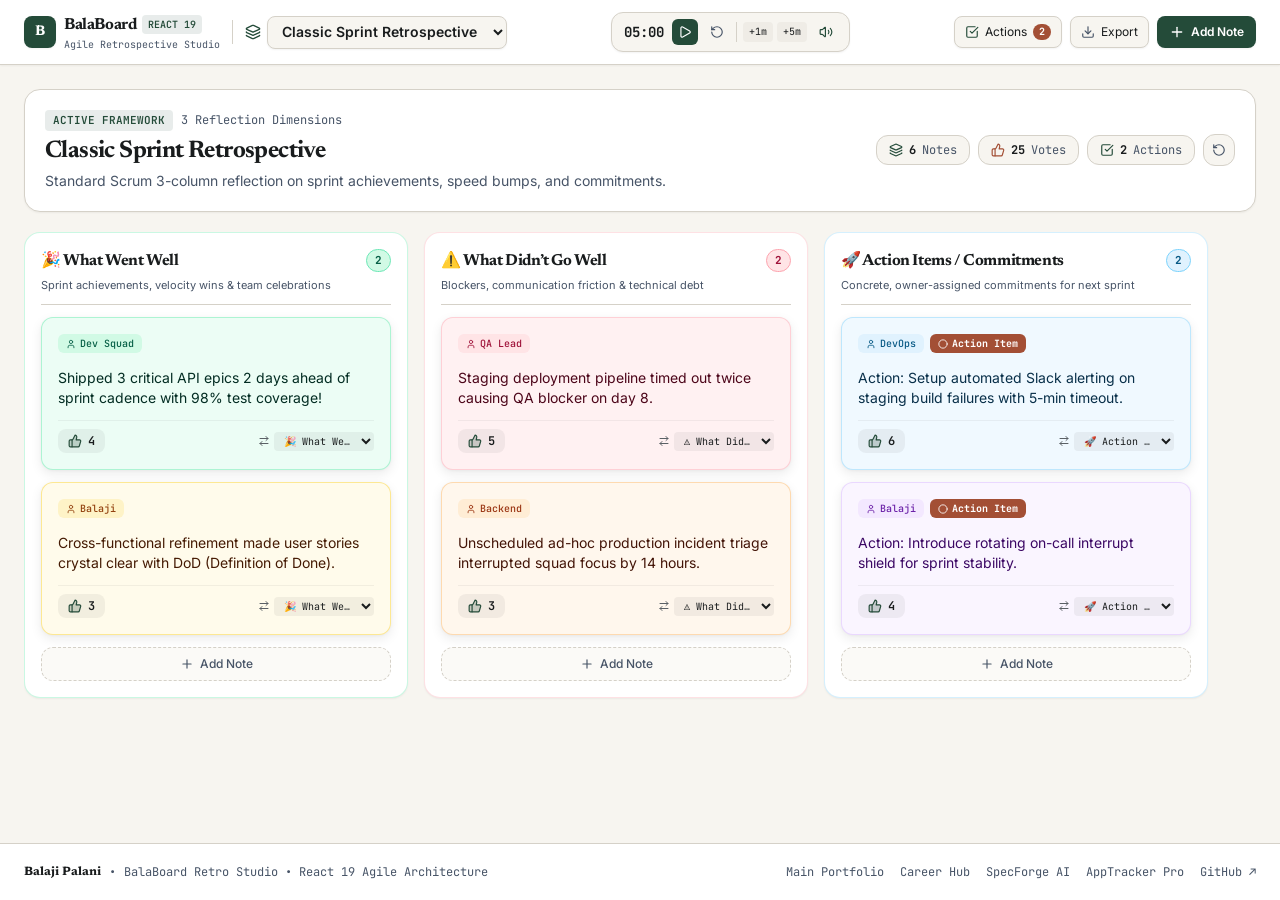
<file: retro-studio/index.html>
<!DOCTYPE html>
<html lang="en">
  <head>
    <meta charset="UTF-8" />
    <meta name="viewport" content="width=device-width, initial-scale=1.0" />
    <title>BalaBoard Retro Studio • Enterprise Agile Retrospective Canvas</title>
    <meta name="description" content="High-craft agile retrospective canvas with 8 sprint frameworks (Sailboat, 4Ls, DAKI, Mad/Sad/Glad), interactive sticky notes, dot voting, sprint timer chimes, and 1-click Jira export." />
    <link rel="icon" type="image/svg+xml" href="favicon.svg" />
    <link rel="alternate icon" href="favicon.ico" />
    
    <!-- OpenGraph / Social Cards -->
    <meta property="og:type" content="website" />
    <meta property="og:title" content="BalaBoard Retro Studio • Enterprise Agile Retrospective Canvas" />
    <meta property="og:description" content="Interactive sprint retrospective canvas with 8 agile frameworks, Web Audio timer, sticky dot voting, and Jira issue synthesis." />
    <meta property="og:image" content="https://layyzee.github.io/scrum-master-career-portal/assets/img/og-balaboard.png" />
    <meta property="og:url" content="https://layyzee.github.io/scrum-master-career-portal/retro-studio/" />
    <meta name="twitter:card" content="summary_large_image" />
    <meta name="twitter:title" content="BalaBoard Retro Studio • Enterprise Agile Retrospective Canvas" />
    <meta name="twitter:description" content="Interactive sprint retrospective canvas with 8 agile frameworks, Web Audio timer, sticky dot voting, and Jira issue synthesis." />
    <meta name="twitter:image" content="https://layyzee.github.io/scrum-master-career-portal/assets/img/og-balaboard.png" />

    <!-- Google Fonts -->
    <link rel="preconnect" href="https://fonts.googleapis.com" />
    <link rel="preconnect" href="https://fonts.gstatic.com" crossorigin />
    <link href="https://fonts.googleapis.com/css2?family=Inter:wght@400;500;600;700&family=JetBrains+Mono:wght@400;500;600&family=Newsreader:ital,opsz,wght@0,6..72,400;0,6..72,500;0,6..72,600;1,6..72,400&display=swap" rel="stylesheet" />
    <script type="module" crossorigin src="./assets/index-DRJ3fFBu.js"></script>
    <link rel="stylesheet" crossorigin href="./assets/index-DRb2WwiK.css">
  </head>
  <body class="bg-canvas text-ink antialiased selection:bg-forest/15 selection:text-forest overflow-x-hidden min-h-screen flex flex-col">
    <div id="root" class="flex-1 flex flex-col"></div>
  </body>
</html>
</file>
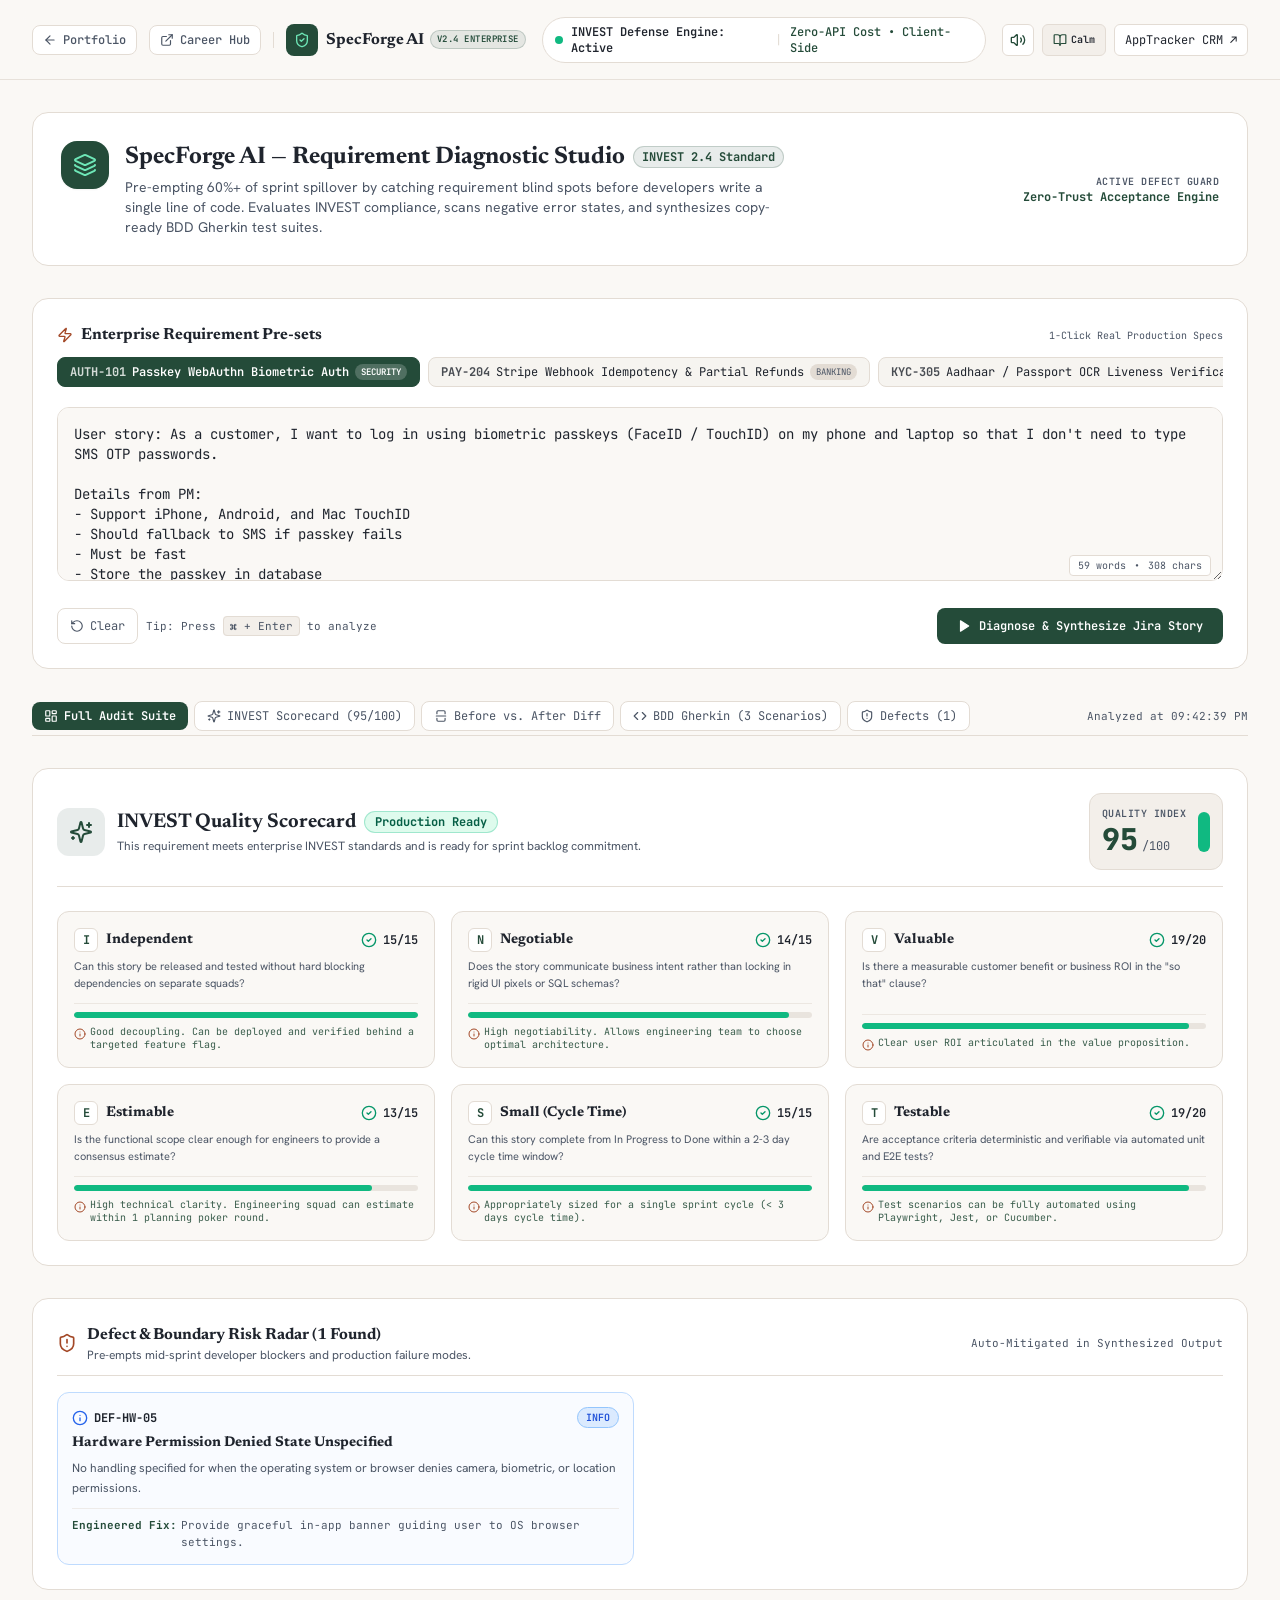
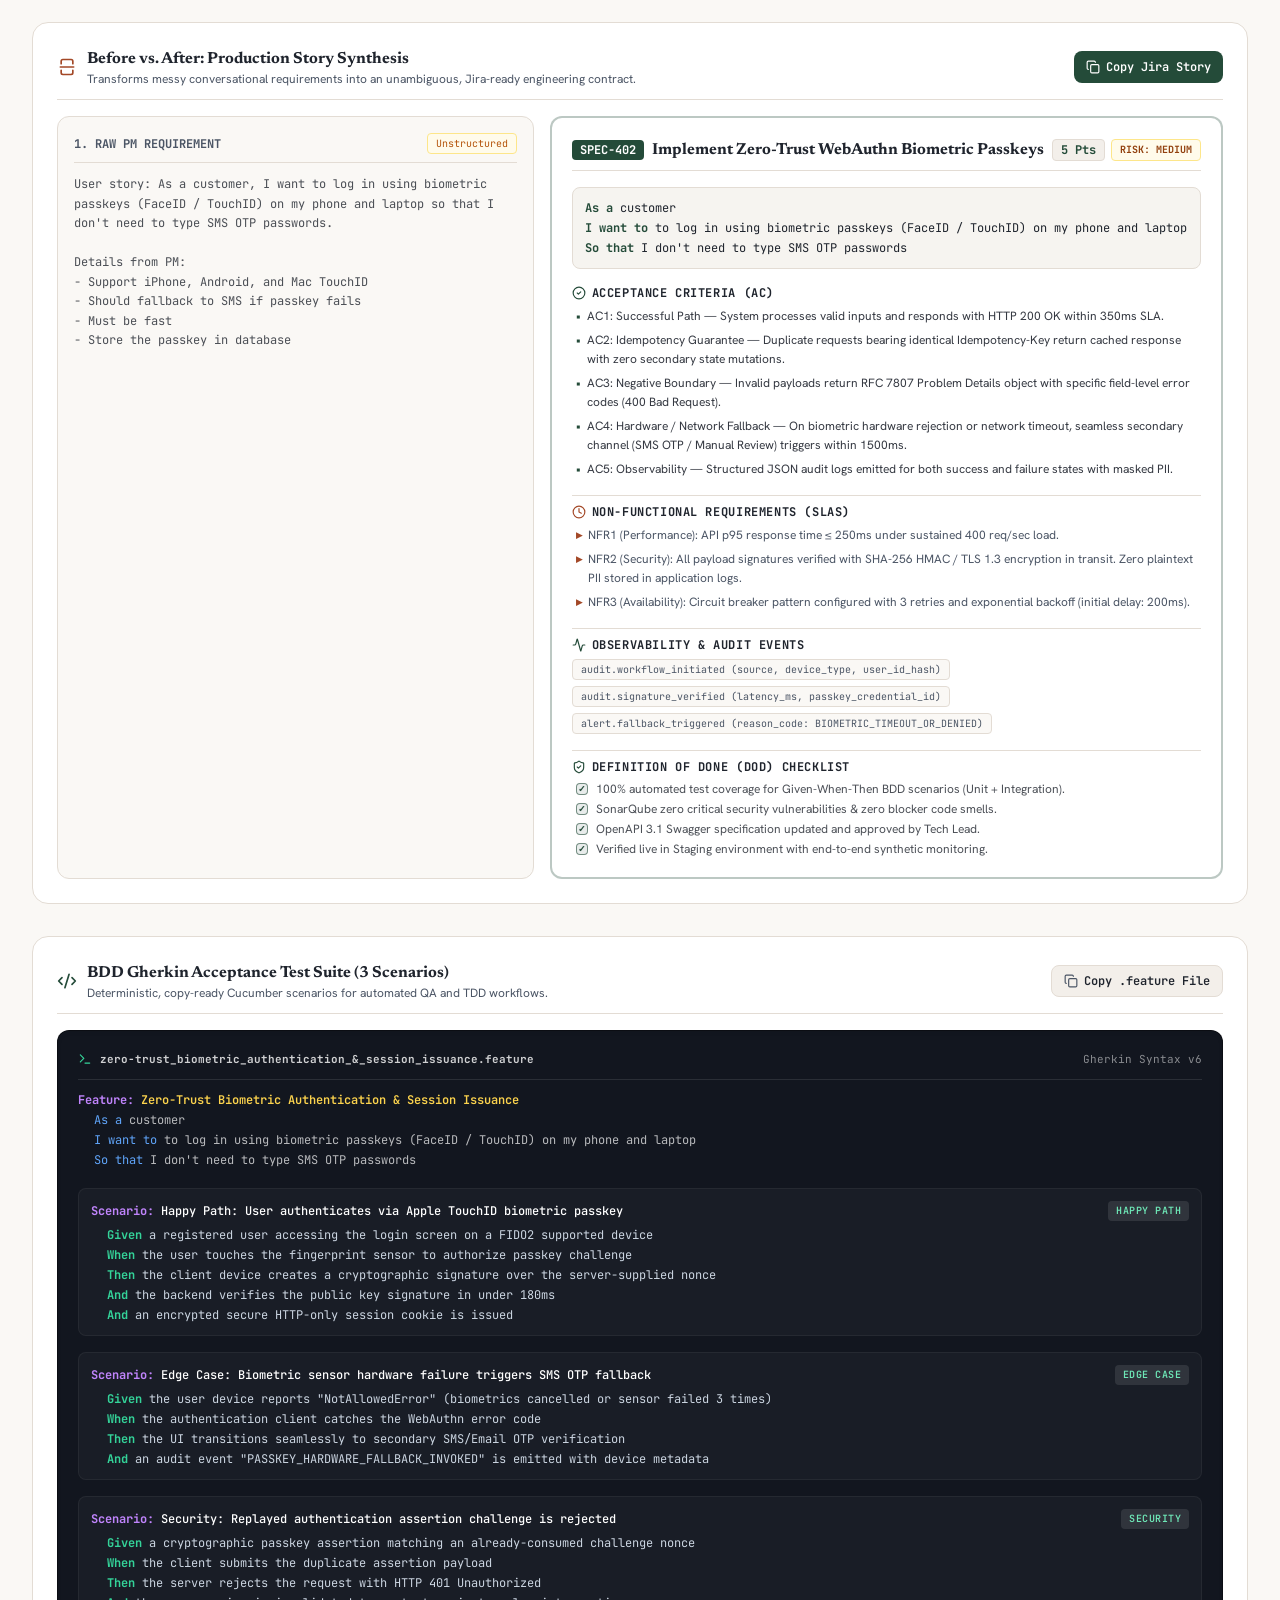
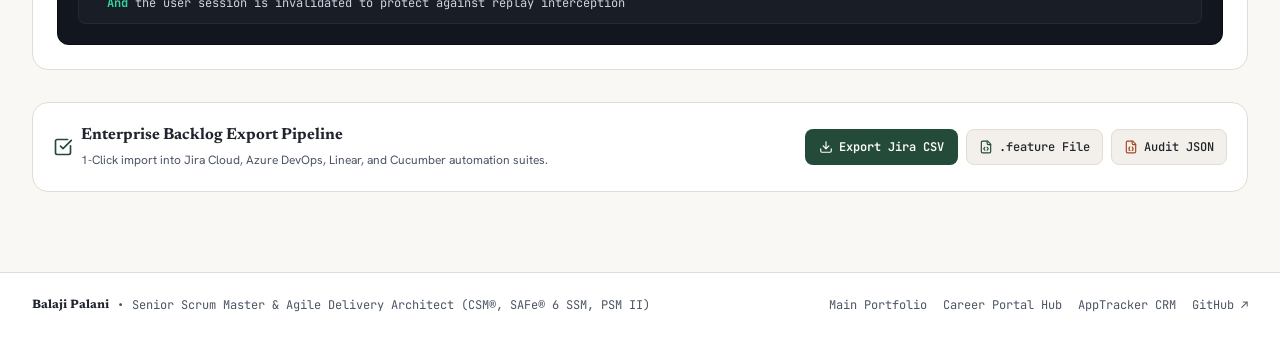
<file: specforge/index.html>
<!DOCTYPE html>
<html lang="en">
  <head>
    <meta charset="UTF-8" />
    <meta name="viewport" content="width=device-width, initial-scale=1.0" />
    <title>SpecForge AI • Engineering Requirements Doctor & BDD Synthesizer | Balaji Palani</title>
    <meta name="description" content="SpecForge AI: Engineering Requirements Doctor & BDD Synthesizer. Transforms informal product stories into Gherkin scenarios with automated defect detection." />
    <link rel="icon" type="image/svg+xml" href="favicon.svg" />
    <link rel="alternate icon" href="favicon.ico" />
    
    <!-- Typography -->
    <link rel="preconnect" href="https://fonts.googleapis.com">
    <link rel="preconnect" href="https://fonts.gstatic.com" crossorigin>
    <link href="https://fonts.googleapis.com/css2?family=Hanken+Grotesk:ital,wght@0,300..900;1,300..900&family=JetBrains+Mono:ital,wght@0,100..800;1,100..800&family=Newsreader:ital,opsz,wght@0,6..72,200..800;1,6..72,200..800&display=swap" rel="stylesheet">
    <script type="module" crossorigin src="./assets/index-BjSDk7-h.js"></script>
    <link rel="stylesheet" crossorigin href="./assets/index-D1yN8_es.css">
  </head>
  <body class="bg-canvas text-ink antialiased selection:bg-forest/10 selection:text-forest">
    <div id="root"></div>
  </body>
</html>
</file>
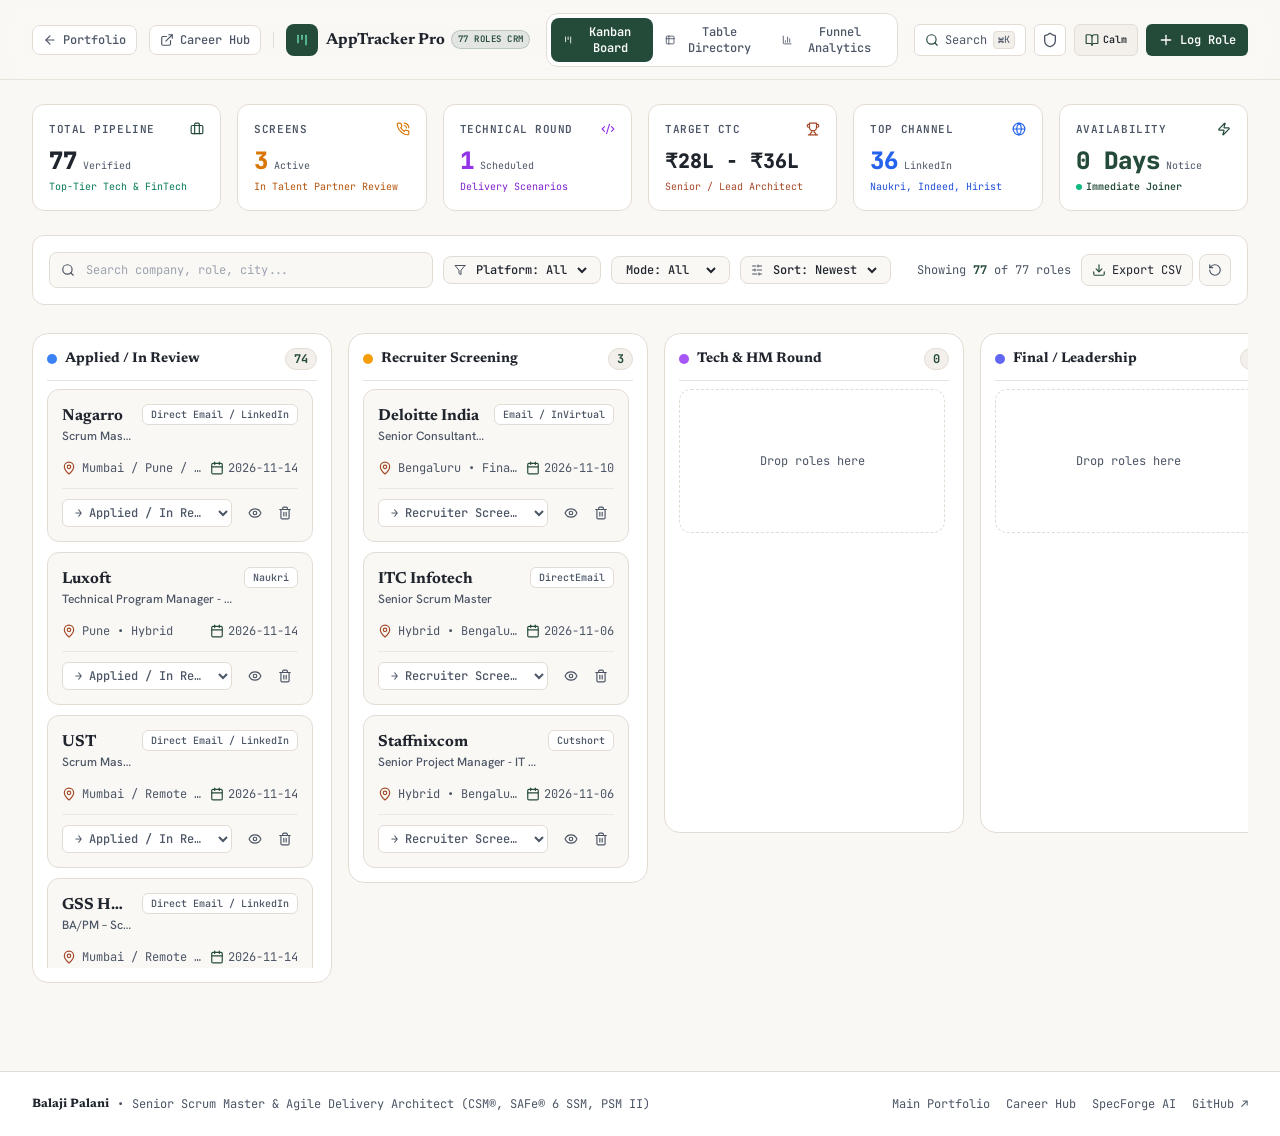
<file: tracker-pro/index.html>
<!DOCTYPE html>
<html lang="en">
  <head>
    <meta charset="UTF-8" />
    <meta name="viewport" content="width=device-width, initial-scale=1.0" />
    <title>AppTracker Pro Enterprise CRM • Balaji Palani | Agile Delivery Pipeline</title>
    <meta name="description" content="AppTracker Pro CRM: High-velocity agile job search and delivery application tracking system with interactive Kanban, funnel analytics, and keyboard shortcuts." />
    <link rel="icon" type="image/svg+xml" href="favicon.svg" />
    <link rel="alternate icon" href="favicon.ico" />
    
    <!-- Typography -->
    <link rel="preconnect" href="https://fonts.googleapis.com">
    <link rel="preconnect" href="https://fonts.gstatic.com" crossorigin>
    <link href="https://fonts.googleapis.com/css2?family=Hanken+Grotesk:ital,wght@0,300..900;1,300..900&family=JetBrains+Mono:ital,wght@0,100..800;1,100..800&family=Newsreader:ital,opsz,wght@0,6..72,200..800;1,6..72,200..800&display=swap" rel="stylesheet">
    <script type="module" crossorigin src="./assets/index-9UNdbJC8.js"></script>
    <link rel="stylesheet" crossorigin href="./assets/index-DL4f7s2E.css">
  </head>
  <body class="bg-canvas text-ink antialiased selection:bg-forest/10 selection:text-forest">
    <div id="root"></div>
  </body>
</html>
</file>
<file: retro-studio/assets/index-DRb2WwiK.css>
*,:before,:after{--tw-border-spacing-x: 0;--tw-border-spacing-y: 0;--tw-translate-x: 0;--tw-translate-y: 0;--tw-rotate: 0;--tw-skew-x: 0;--tw-skew-y: 0;--tw-scale-x: 1;--tw-scale-y: 1;--tw-pan-x: ;--tw-pan-y: ;--tw-pinch-zoom: ;--tw-scroll-snap-strictness: proximity;--tw-gradient-from-position: ;--tw-gradient-via-position: ;--tw-gradient-to-position: ;--tw-ordinal: ;--tw-slashed-zero: ;--tw-numeric-figure: ;--tw-numeric-spacing: ;--tw-numeric-fraction: ;--tw-ring-inset: ;--tw-ring-offset-width: 0px;--tw-ring-offset-color: #fff;--tw-ring-color: rgb(59 130 246 / .5);--tw-ring-offset-shadow: 0 0 #0000;--tw-ring-shadow: 0 0 #0000;--tw-shadow: 0 0 #0000;--tw-shadow-colored: 0 0 #0000;--tw-blur: ;--tw-brightness: ;--tw-contrast: ;--tw-grayscale: ;--tw-hue-rotate: ;--tw-invert: ;--tw-saturate: ;--tw-sepia: ;--tw-drop-shadow: ;--tw-backdrop-blur: ;--tw-backdrop-brightness: ;--tw-backdrop-contrast: ;--tw-backdrop-grayscale: ;--tw-backdrop-hue-rotate: ;--tw-backdrop-invert: ;--tw-backdrop-opacity: ;--tw-backdrop-saturate: ;--tw-backdrop-sepia: ;--tw-contain-size: ;--tw-contain-layout: ;--tw-contain-paint: ;--tw-contain-style: }::backdrop{--tw-border-spacing-x: 0;--tw-border-spacing-y: 0;--tw-translate-x: 0;--tw-translate-y: 0;--tw-rotate: 0;--tw-skew-x: 0;--tw-skew-y: 0;--tw-scale-x: 1;--tw-scale-y: 1;--tw-pan-x: ;--tw-pan-y: ;--tw-pinch-zoom: ;--tw-scroll-snap-strictness: proximity;--tw-gradient-from-position: ;--tw-gradient-via-position: ;--tw-gradient-to-position: ;--tw-ordinal: ;--tw-slashed-zero: ;--tw-numeric-figure: ;--tw-numeric-spacing: ;--tw-numeric-fraction: ;--tw-ring-inset: ;--tw-ring-offset-width: 0px;--tw-ring-offset-color: #fff;--tw-ring-color: rgb(59 130 246 / .5);--tw-ring-offset-shadow: 0 0 #0000;--tw-ring-shadow: 0 0 #0000;--tw-shadow: 0 0 #0000;--tw-shadow-colored: 0 0 #0000;--tw-blur: ;--tw-brightness: ;--tw-contrast: ;--tw-grayscale: ;--tw-hue-rotate: ;--tw-invert: ;--tw-saturate: ;--tw-sepia: ;--tw-drop-shadow: ;--tw-backdrop-blur: ;--tw-backdrop-brightness: ;--tw-backdrop-contrast: ;--tw-backdrop-grayscale: ;--tw-backdrop-hue-rotate: ;--tw-backdrop-invert: ;--tw-backdrop-opacity: ;--tw-backdrop-saturate: ;--tw-backdrop-sepia: ;--tw-contain-size: ;--tw-contain-layout: ;--tw-contain-paint: ;--tw-contain-style: }*,:before,:after{box-sizing:border-box;border-width:0;border-style:solid;border-color:#e5e7eb}:before,:after{--tw-content: ""}html,:host{line-height:1.5;-webkit-text-size-adjust:100%;-moz-tab-size:4;-o-tab-size:4;tab-size:4;font-family:Inter,system-ui,sans-serif;font-feature-settings:normal;font-variation-settings:normal;-webkit-tap-highlight-color:transparent}body{margin:0;line-height:inherit}hr{height:0;color:inherit;border-top-width:1px}abbr:where([title]){-webkit-text-decoration:underline dotted;text-decoration:underline dotted}h1,h2,h3,h4,h5,h6{font-size:inherit;font-weight:inherit}a{color:inherit;text-decoration:inherit}b,strong{font-weight:bolder}code,kbd,samp,pre{font-family:JetBrains Mono,Menlo,monospace;font-feature-settings:normal;font-variation-settings:normal;font-size:1em}small{font-size:80%}sub,sup{font-size:75%;line-height:0;position:relative;vertical-align:baseline}sub{bottom:-.25em}sup{top:-.5em}table{text-indent:0;border-color:inherit;border-collapse:collapse}button,input,optgroup,select,textarea{font-family:inherit;font-feature-settings:inherit;font-variation-settings:inherit;font-size:100%;font-weight:inherit;line-height:inherit;letter-spacing:inherit;color:inherit;margin:0;padding:0}button,select{text-transform:none}button,input:where([type=button]),input:where([type=reset]),input:where([type=submit]){-webkit-appearance:button;background-color:transparent;background-image:none}:-moz-focusring{outline:auto}:-moz-ui-invalid{box-shadow:none}progress{vertical-align:baseline}::-webkit-inner-spin-button,::-webkit-outer-spin-button{height:auto}[type=search]{-webkit-appearance:textfield;outline-offset:-2px}::-webkit-search-decoration{-webkit-appearance:none}::-webkit-file-upload-button{-webkit-appearance:button;font:inherit}summary{display:list-item}blockquote,dl,dd,h1,h2,h3,h4,h5,h6,hr,figure,p,pre{margin:0}fieldset{margin:0;padding:0}legend{padding:0}ol,ul,menu{list-style:none;margin:0;padding:0}dialog{padding:0}textarea{resize:vertical}input::-moz-placeholder,textarea::-moz-placeholder{opacity:1;color:#9ca3af}input::placeholder,textarea::placeholder{opacity:1;color:#9ca3af}button,[role=button]{cursor:pointer}:disabled{cursor:default}img,svg,video,canvas,audio,iframe,embed,object{display:block;vertical-align:middle}img,video{max-width:100%;height:auto}[hidden]:where(:not([hidden=until-found])){display:none}html,body{margin:0;padding:0;overflow-x:clip}.fixed{position:fixed}.relative{position:relative}.sticky{position:sticky}.inset-0{top:0;right:0;bottom:0;left:0}.top-0{top:0}.z-10{z-index:10}.z-30{z-index:30}.z-50{z-index:50}.mx-auto{margin-left:auto;margin-right:auto}.mb-2{margin-bottom:.5rem}.mb-3{margin-bottom:.75rem}.mt-0\.5{margin-top:.125rem}.mt-1{margin-top:.25rem}.mt-2{margin-top:.5rem}.mt-3{margin-top:.75rem}.mt-8{margin-top:2rem}.flex{display:flex}.inline-flex{display:inline-flex}.grid{display:grid}.hidden{display:none}.h-2{height:.5rem}.h-2\.5{height:.625rem}.h-3{height:.75rem}.h-3\.5{height:.875rem}.h-4{height:1rem}.h-5{height:1.25rem}.h-6{height:1.5rem}.h-7{height:1.75rem}.h-8{height:2rem}.h-full{height:100%}.max-h-\[380px\]{max-height:380px}.max-h-\[90vh\]{max-height:90vh}.min-h-\[160px\]{min-height:160px}.min-h-\[220px\]{min-height:220px}.min-h-screen{min-height:100vh}.w-2\.5{width:.625rem}.w-3{width:.75rem}.w-3\.5{width:.875rem}.w-4{width:1rem}.w-5{width:1.25rem}.w-7{width:1.75rem}.w-8{width:2rem}.w-full{width:100%}.w-px{width:1px}.min-w-0{min-width:0px}.min-w-\[280px\]{min-width:280px}.min-w-full{min-width:100%}.max-w-2xl{max-width:42rem}.max-w-7xl{max-width:80rem}.max-w-\[100px\]{max-width:100px}.max-w-\[170px\]{max-width:170px}.max-w-\[200px\]{max-width:200px}.max-w-full{max-width:100%}.max-w-lg{max-width:32rem}.max-w-md{max-width:28rem}.flex-1{flex:1 1 0%}.shrink-0{flex-shrink:0}.scale-110{--tw-scale-x: 1.1;--tw-scale-y: 1.1;transform:translate(var(--tw-translate-x),var(--tw-translate-y)) rotate(var(--tw-rotate)) skew(var(--tw-skew-x)) skewY(var(--tw-skew-y)) scaleX(var(--tw-scale-x)) scaleY(var(--tw-scale-y))}@keyframes pulse{50%{opacity:.5}}.animate-pulse{animation:pulse 2s cubic-bezier(.4,0,.6,1) infinite}.cursor-grab{cursor:grab}.cursor-pointer{cursor:pointer}.select-none{-webkit-user-select:none;-moz-user-select:none;user-select:none}.select-all{-webkit-user-select:all;-moz-user-select:all;user-select:all}.resize-none{resize:none}.grid-cols-1{grid-template-columns:repeat(1,minmax(0,1fr))}.flex-col{flex-direction:column}.flex-wrap{flex-wrap:wrap}.items-start{align-items:flex-start}.items-center{align-items:center}.justify-end{justify-content:flex-end}.justify-center{justify-content:center}.justify-between{justify-content:space-between}.gap-1{gap:.25rem}.gap-1\.5{gap:.375rem}.gap-2{gap:.5rem}.gap-2\.5{gap:.625rem}.gap-3{gap:.75rem}.gap-4{gap:1rem}.self-start{align-self:flex-start}.overflow-auto{overflow:auto}.overflow-hidden{overflow:hidden}.overflow-x-auto{overflow-x:auto}.overflow-y-auto{overflow-y:auto}.overflow-x-hidden{overflow-x:hidden}.truncate{overflow:hidden;text-overflow:ellipsis;white-space:nowrap}.whitespace-pre{white-space:pre}.whitespace-pre-wrap{white-space:pre-wrap}.rounded{border-radius:.25rem}.rounded-2xl{border-radius:1rem}.rounded-full{border-radius:9999px}.rounded-lg{border-radius:.5rem}.rounded-md{border-radius:.375rem}.rounded-xl{border-radius:.75rem}.border{border-width:1px}.border-2{border-width:2px}.border-b{border-bottom-width:1px}.border-l{border-left-width:1px}.border-t{border-top-width:1px}.border-dashed{border-style:dashed}.border-none{border-style:none}.border-amber-200\/60{border-color:#fde68a99}.border-amber-200\/90{border-color:#fde68ae6}.border-amber-300{--tw-border-opacity: 1;border-color:rgb(252 211 77 / var(--tw-border-opacity, 1))}.border-black\/10{border-color:#0000001a}.border-black\/5{border-color:#0000000d}.border-emerald-200\/60{border-color:#a7f3d099}.border-emerald-200\/90{border-color:#a7f3d0e6}.border-emerald-300{--tw-border-opacity: 1;border-color:rgb(110 231 183 / var(--tw-border-opacity, 1))}.border-orange-200\/90{border-color:#fed7aae6}.border-purple-200\/60{border-color:#e9d5ff99}.border-purple-200\/90{border-color:#e9d5ffe6}.border-purple-300{--tw-border-opacity: 1;border-color:rgb(216 180 254 / var(--tw-border-opacity, 1))}.border-rose-200\/60{border-color:#fecdd399}.border-rose-200\/90{border-color:#fecdd3e6}.border-rose-300{--tw-border-opacity: 1;border-color:rgb(253 164 175 / var(--tw-border-opacity, 1))}.border-sand-border{--tw-border-opacity: 1;border-color:rgb(213 209 200 / var(--tw-border-opacity, 1))}.border-sky-200\/60{border-color:#bae6fd99}.border-sky-200\/90{border-color:#bae6fde6}.border-sky-300{--tw-border-opacity: 1;border-color:rgb(125 211 252 / var(--tw-border-opacity, 1))}.border-slate-200\/60{border-color:#e2e8f099}.border-slate-300{--tw-border-opacity: 1;border-color:rgb(203 213 225 / var(--tw-border-opacity, 1))}.bg-amber-100{--tw-bg-opacity: 1;background-color:rgb(254 243 199 / var(--tw-bg-opacity, 1))}.bg-amber-50{--tw-bg-opacity: 1;background-color:rgb(255 251 235 / var(--tw-bg-opacity, 1))}.bg-amber-500\/5{background-color:#f59e0b0d}.bg-black\/5{background-color:#0000000d}.bg-canvas{--tw-bg-opacity: 1;background-color:rgb(247 245 240 / var(--tw-bg-opacity, 1))}.bg-canvas-warm{--tw-bg-opacity: 1;background-color:rgb(239 236 230 / var(--tw-bg-opacity, 1))}.bg-canvas-warm\/50{background-color:#efece680}.bg-canvas\/40{background-color:#f7f5f066}.bg-canvas\/50{background-color:#f7f5f080}.bg-canvas\/70{background-color:#f7f5f0b3}.bg-card{--tw-bg-opacity: 1;background-color:rgb(255 255 255 / var(--tw-bg-opacity, 1))}.bg-card\/95{background-color:#fffffff2}.bg-emerald-100{--tw-bg-opacity: 1;background-color:rgb(209 250 229 / var(--tw-bg-opacity, 1))}.bg-emerald-50{--tw-bg-opacity: 1;background-color:rgb(236 253 245 / var(--tw-bg-opacity, 1))}.bg-emerald-500\/5{background-color:#10b9810d}.bg-forest{--tw-bg-opacity: 1;background-color:rgb(36 75 57 / var(--tw-bg-opacity, 1))}.bg-forest\/10{background-color:#244b391a}.bg-ink\/50{background-color:#191c1d80}.bg-ink\/60{background-color:#191c1d99}.bg-orange-100{--tw-bg-opacity: 1;background-color:rgb(255 237 213 / var(--tw-bg-opacity, 1))}.bg-orange-50{--tw-bg-opacity: 1;background-color:rgb(255 247 237 / var(--tw-bg-opacity, 1))}.bg-purple-100{--tw-bg-opacity: 1;background-color:rgb(243 232 255 / var(--tw-bg-opacity, 1))}.bg-purple-50{--tw-bg-opacity: 1;background-color:rgb(250 245 255 / var(--tw-bg-opacity, 1))}.bg-purple-500\/5{background-color:#a855f70d}.bg-rose-100{--tw-bg-opacity: 1;background-color:rgb(255 228 230 / var(--tw-bg-opacity, 1))}.bg-rose-50{--tw-bg-opacity: 1;background-color:rgb(255 241 242 / var(--tw-bg-opacity, 1))}.bg-rose-500\/5{background-color:#f43f5e0d}.bg-sand{--tw-bg-opacity: 1;background-color:rgb(232 229 223 / var(--tw-bg-opacity, 1))}.bg-sand-border{--tw-bg-opacity: 1;background-color:rgb(213 209 200 / var(--tw-bg-opacity, 1))}.bg-sky-100{--tw-bg-opacity: 1;background-color:rgb(224 242 254 / var(--tw-bg-opacity, 1))}.bg-sky-50{--tw-bg-opacity: 1;background-color:rgb(240 249 255 / var(--tw-bg-opacity, 1))}.bg-sky-500\/5{background-color:#0ea5e90d}.bg-slate-100{--tw-bg-opacity: 1;background-color:rgb(241 245 249 / var(--tw-bg-opacity, 1))}.bg-slate-500\/5{background-color:#64748b0d}.bg-terracotta{--tw-bg-opacity: 1;background-color:rgb(163 79 53 / var(--tw-bg-opacity, 1))}.bg-white{--tw-bg-opacity: 1;background-color:rgb(255 255 255 / var(--tw-bg-opacity, 1))}.fill-forest{fill:#244b39}.fill-forest\/20{fill:#244b3933}.p-1{padding:.25rem}.p-2{padding:.5rem}.p-2\.5{padding:.625rem}.p-3{padding:.75rem}.p-4{padding:1rem}.p-5{padding:1.25rem}.p-6{padding:1.5rem}.p-8{padding:2rem}.px-1\.5{padding-left:.375rem;padding-right:.375rem}.px-2{padding-left:.5rem;padding-right:.5rem}.px-2\.5{padding-left:.625rem;padding-right:.625rem}.px-3{padding-left:.75rem;padding-right:.75rem}.px-3\.5{padding-left:.875rem;padding-right:.875rem}.px-4{padding-left:1rem;padding-right:1rem}.py-0\.5{padding-top:.125rem;padding-bottom:.125rem}.py-1{padding-top:.25rem;padding-bottom:.25rem}.py-1\.5{padding-top:.375rem;padding-bottom:.375rem}.py-2{padding-top:.5rem;padding-bottom:.5rem}.py-2\.5{padding-top:.625rem;padding-bottom:.625rem}.py-3{padding-top:.75rem;padding-bottom:.75rem}.py-4{padding-top:1rem;padding-bottom:1rem}.py-5{padding-top:1.25rem;padding-bottom:1.25rem}.pb-3{padding-bottom:.75rem}.pb-4{padding-bottom:1rem}.pl-1\.5{padding-left:.375rem}.pt-1{padding-top:.25rem}.pt-2{padding-top:.5rem}.text-center{text-align:center}.font-mono{font-family:JetBrains Mono,Menlo,monospace}.font-sans{font-family:Inter,system-ui,sans-serif}.font-serif{font-family:Newsreader,Georgia,serif}.text-\[10px\]{font-size:10px}.text-\[11px\]{font-size:11px}.text-base{font-size:1rem;line-height:1.5rem}.text-lg{font-size:1.125rem;line-height:1.75rem}.text-sm{font-size:.875rem;line-height:1.25rem}.text-xl{font-size:1.25rem;line-height:1.75rem}.text-xs{font-size:.75rem;line-height:1rem}.font-bold{font-weight:700}.font-medium{font-weight:500}.font-semibold{font-weight:600}.uppercase{text-transform:uppercase}.tabular-nums{--tw-numeric-spacing: tabular-nums;font-variant-numeric:var(--tw-ordinal) var(--tw-slashed-zero) var(--tw-numeric-figure) var(--tw-numeric-spacing) var(--tw-numeric-fraction)}.leading-none{line-height:1}.leading-relaxed{line-height:1.625}.leading-tight{line-height:1.25}.tracking-tight{letter-spacing:-.025em}.text-amber-800{--tw-text-opacity: 1;color:rgb(146 64 14 / var(--tw-text-opacity, 1))}.text-amber-950{--tw-text-opacity: 1;color:rgb(69 26 3 / var(--tw-text-opacity, 1))}.text-emerald-800{--tw-text-opacity: 1;color:rgb(6 95 70 / var(--tw-text-opacity, 1))}.text-emerald-950{--tw-text-opacity: 1;color:rgb(2 44 34 / var(--tw-text-opacity, 1))}.text-forest{--tw-text-opacity: 1;color:rgb(36 75 57 / var(--tw-text-opacity, 1))}.text-ink{--tw-text-opacity: 1;color:rgb(25 28 29 / var(--tw-text-opacity, 1))}.text-ink-muted{--tw-text-opacity: 1;color:rgb(71 84 103 / var(--tw-text-opacity, 1))}.text-ink-subtle{--tw-text-opacity: 1;color:rgb(90 96 101 / var(--tw-text-opacity, 1))}.text-orange-800{--tw-text-opacity: 1;color:rgb(154 52 18 / var(--tw-text-opacity, 1))}.text-orange-950{--tw-text-opacity: 1;color:rgb(67 20 7 / var(--tw-text-opacity, 1))}.text-purple-800{--tw-text-opacity: 1;color:rgb(107 33 168 / var(--tw-text-opacity, 1))}.text-purple-950{--tw-text-opacity: 1;color:rgb(59 7 100 / var(--tw-text-opacity, 1))}.text-rose-800{--tw-text-opacity: 1;color:rgb(159 18 57 / var(--tw-text-opacity, 1))}.text-rose-950{--tw-text-opacity: 1;color:rgb(76 5 25 / var(--tw-text-opacity, 1))}.text-sand-border{--tw-text-opacity: 1;color:rgb(213 209 200 / var(--tw-text-opacity, 1))}.text-sky-800{--tw-text-opacity: 1;color:rgb(7 89 133 / var(--tw-text-opacity, 1))}.text-sky-950{--tw-text-opacity: 1;color:rgb(8 47 73 / var(--tw-text-opacity, 1))}.text-slate-800{--tw-text-opacity: 1;color:rgb(30 41 59 / var(--tw-text-opacity, 1))}.text-terracotta{--tw-text-opacity: 1;color:rgb(163 79 53 / var(--tw-text-opacity, 1))}.text-white{--tw-text-opacity: 1;color:rgb(255 255 255 / var(--tw-text-opacity, 1))}.underline{text-decoration-line:underline}.line-through{text-decoration-line:line-through}.antialiased{-webkit-font-smoothing:antialiased;-moz-osx-font-smoothing:grayscale}.opacity-0{opacity:0}.opacity-60{opacity:.6}.opacity-75{opacity:.75}.shadow-2xl{--tw-shadow: 0 25px 50px -12px rgb(0 0 0 / .25);--tw-shadow-colored: 0 25px 50px -12px var(--tw-shadow-color);box-shadow:var(--tw-ring-offset-shadow, 0 0 #0000),var(--tw-ring-shadow, 0 0 #0000),var(--tw-shadow)}.shadow-sticky{--tw-shadow: 0 4px 12px rgba(25, 28, 29, .08), 0 1px 3px rgba(25, 28, 29, .04);--tw-shadow-colored: 0 4px 12px var(--tw-shadow-color), 0 1px 3px var(--tw-shadow-color);box-shadow:var(--tw-ring-offset-shadow, 0 0 #0000),var(--tw-ring-shadow, 0 0 #0000),var(--tw-shadow)}.shadow-xs{--tw-shadow: 0 1px 2px rgba(25, 28, 29, .05);--tw-shadow-colored: 0 1px 2px var(--tw-shadow-color);box-shadow:var(--tw-ring-offset-shadow, 0 0 #0000),var(--tw-ring-shadow, 0 0 #0000),var(--tw-shadow)}.ring{--tw-ring-offset-shadow: var(--tw-ring-inset) 0 0 0 var(--tw-ring-offset-width) var(--tw-ring-offset-color);--tw-ring-shadow: var(--tw-ring-inset) 0 0 0 calc(3px + var(--tw-ring-offset-width)) var(--tw-ring-color);box-shadow:var(--tw-ring-offset-shadow),var(--tw-ring-shadow),var(--tw-shadow, 0 0 #0000)}.ring-2{--tw-ring-offset-shadow: var(--tw-ring-inset) 0 0 0 var(--tw-ring-offset-width) var(--tw-ring-offset-color);--tw-ring-shadow: var(--tw-ring-inset) 0 0 0 calc(2px + var(--tw-ring-offset-width)) var(--tw-ring-color);box-shadow:var(--tw-ring-offset-shadow),var(--tw-ring-shadow),var(--tw-shadow, 0 0 #0000)}.ring-amber-400{--tw-ring-opacity: 1;--tw-ring-color: rgb(251 191 36 / var(--tw-ring-opacity, 1))}.ring-emerald-400{--tw-ring-opacity: 1;--tw-ring-color: rgb(52 211 153 / var(--tw-ring-opacity, 1))}.ring-orange-400{--tw-ring-opacity: 1;--tw-ring-color: rgb(251 146 60 / var(--tw-ring-opacity, 1))}.ring-purple-400{--tw-ring-opacity: 1;--tw-ring-color: rgb(192 132 252 / var(--tw-ring-opacity, 1))}.ring-rose-400{--tw-ring-opacity: 1;--tw-ring-color: rgb(251 113 133 / var(--tw-ring-opacity, 1))}.ring-sky-400{--tw-ring-opacity: 1;--tw-ring-color: rgb(56 189 248 / var(--tw-ring-opacity, 1))}.ring-offset-2{--tw-ring-offset-width: 2px}.ring-offset-card{--tw-ring-offset-color: #FFFFFF}.filter{filter:var(--tw-blur) var(--tw-brightness) var(--tw-contrast) var(--tw-grayscale) var(--tw-hue-rotate) var(--tw-invert) var(--tw-saturate) var(--tw-sepia) var(--tw-drop-shadow)}.backdrop-blur-md{--tw-backdrop-blur: blur(12px);-webkit-backdrop-filter:var(--tw-backdrop-blur) var(--tw-backdrop-brightness) var(--tw-backdrop-contrast) var(--tw-backdrop-grayscale) var(--tw-backdrop-hue-rotate) var(--tw-backdrop-invert) var(--tw-backdrop-opacity) var(--tw-backdrop-saturate) var(--tw-backdrop-sepia);backdrop-filter:var(--tw-backdrop-blur) var(--tw-backdrop-brightness) var(--tw-backdrop-contrast) var(--tw-backdrop-grayscale) var(--tw-backdrop-hue-rotate) var(--tw-backdrop-invert) var(--tw-backdrop-opacity) var(--tw-backdrop-saturate) var(--tw-backdrop-sepia)}.backdrop-blur-sm{--tw-backdrop-blur: blur(4px);-webkit-backdrop-filter:var(--tw-backdrop-blur) var(--tw-backdrop-brightness) var(--tw-backdrop-contrast) var(--tw-backdrop-grayscale) var(--tw-backdrop-hue-rotate) var(--tw-backdrop-invert) var(--tw-backdrop-opacity) var(--tw-backdrop-saturate) var(--tw-backdrop-sepia);backdrop-filter:var(--tw-backdrop-blur) var(--tw-backdrop-brightness) var(--tw-backdrop-contrast) var(--tw-backdrop-grayscale) var(--tw-backdrop-hue-rotate) var(--tw-backdrop-invert) var(--tw-backdrop-opacity) var(--tw-backdrop-saturate) var(--tw-backdrop-sepia)}.transition-all{transition-property:all;transition-timing-function:cubic-bezier(.4,0,.2,1);transition-duration:.15s}.transition-colors{transition-property:color,background-color,border-color,text-decoration-color,fill,stroke;transition-timing-function:cubic-bezier(.4,0,.2,1);transition-duration:.15s}.transition-opacity{transition-property:opacity;transition-timing-function:cubic-bezier(.4,0,.2,1);transition-duration:.15s}.transition-transform{transition-property:transform;transition-timing-function:cubic-bezier(.4,0,.2,1);transition-duration:.15s}.duration-300{transition-duration:.3s}::-webkit-scrollbar{width:6px;height:6px}::-webkit-scrollbar-track{background:transparent}::-webkit-scrollbar-thumb{background:#55606533;border-radius:9999px}::-webkit-scrollbar-thumb:hover{background:#55606559}.sticky-note{transition:transform .18s cubic-bezier(.16,1,.3,1),box-shadow .18s ease}.sticky-note:hover{transform:translateY(-2px) scale(1.01)}.sticky-note.is-dragging{opacity:.4;transform:scale(.96) rotate(-1deg)}.column-drop-zone.drag-over{outline:2px dashed #244B39;outline-offset:-3px;background-color:#244b390a}.selection\:bg-forest\/15 *::-moz-selection{background-color:#244b3926}.selection\:bg-forest\/15 *::selection{background-color:#244b3926}.selection\:text-forest *::-moz-selection{--tw-text-opacity: 1;color:rgb(36 75 57 / var(--tw-text-opacity, 1))}.selection\:text-forest *::selection{--tw-text-opacity: 1;color:rgb(36 75 57 / var(--tw-text-opacity, 1))}.selection\:bg-forest\/15::-moz-selection{background-color:#244b3926}.selection\:bg-forest\/15::selection{background-color:#244b3926}.selection\:text-forest::-moz-selection{--tw-text-opacity: 1;color:rgb(36 75 57 / var(--tw-text-opacity, 1))}.selection\:text-forest::selection{--tw-text-opacity: 1;color:rgb(36 75 57 / var(--tw-text-opacity, 1))}.placeholder\:text-ink-subtle::-moz-placeholder{--tw-text-opacity: 1;color:rgb(90 96 101 / var(--tw-text-opacity, 1))}.placeholder\:text-ink-subtle::placeholder{--tw-text-opacity: 1;color:rgb(90 96 101 / var(--tw-text-opacity, 1))}.hover\:scale-105:hover{--tw-scale-x: 1.05;--tw-scale-y: 1.05;transform:translate(var(--tw-translate-x),var(--tw-translate-y)) rotate(var(--tw-rotate)) skew(var(--tw-skew-x)) skewY(var(--tw-skew-y)) scaleX(var(--tw-scale-x)) scaleY(var(--tw-scale-y))}.hover\:scale-110:hover{--tw-scale-x: 1.1;--tw-scale-y: 1.1;transform:translate(var(--tw-translate-x),var(--tw-translate-y)) rotate(var(--tw-rotate)) skew(var(--tw-skew-x)) skewY(var(--tw-skew-y)) scaleX(var(--tw-scale-x)) scaleY(var(--tw-scale-y))}.hover\:border-amber-400:hover{--tw-border-opacity: 1;border-color:rgb(251 191 36 / var(--tw-border-opacity, 1))}.hover\:border-emerald-400:hover{--tw-border-opacity: 1;border-color:rgb(52 211 153 / var(--tw-border-opacity, 1))}.hover\:border-forest:hover{--tw-border-opacity: 1;border-color:rgb(36 75 57 / var(--tw-border-opacity, 1))}.hover\:border-orange-400:hover{--tw-border-opacity: 1;border-color:rgb(251 146 60 / var(--tw-border-opacity, 1))}.hover\:border-purple-400:hover{--tw-border-opacity: 1;border-color:rgb(192 132 252 / var(--tw-border-opacity, 1))}.hover\:border-rose-400:hover{--tw-border-opacity: 1;border-color:rgb(251 113 133 / var(--tw-border-opacity, 1))}.hover\:border-sky-400:hover{--tw-border-opacity: 1;border-color:rgb(56 189 248 / var(--tw-border-opacity, 1))}.hover\:bg-black\/10:hover{background-color:#0000001a}.hover\:bg-canvas:hover{--tw-bg-opacity: 1;background-color:rgb(247 245 240 / var(--tw-bg-opacity, 1))}.hover\:bg-canvas-warm:hover{--tw-bg-opacity: 1;background-color:rgb(239 236 230 / var(--tw-bg-opacity, 1))}.hover\:bg-forest-light:hover{--tw-bg-opacity: 1;background-color:rgb(47 94 72 / var(--tw-bg-opacity, 1))}.hover\:bg-sand-border:hover{--tw-bg-opacity: 1;background-color:rgb(213 209 200 / var(--tw-bg-opacity, 1))}.hover\:bg-terracotta-dark:hover{--tw-bg-opacity: 1;background-color:rgb(122 46 25 / var(--tw-bg-opacity, 1))}.hover\:text-forest:hover{--tw-text-opacity: 1;color:rgb(36 75 57 / var(--tw-text-opacity, 1))}.hover\:text-forest-dark:hover{--tw-text-opacity: 1;color:rgb(27 56 43 / var(--tw-text-opacity, 1))}.hover\:text-ink:hover{--tw-text-opacity: 1;color:rgb(25 28 29 / var(--tw-text-opacity, 1))}.hover\:text-rose-600:hover{--tw-text-opacity: 1;color:rgb(225 29 72 / var(--tw-text-opacity, 1))}.hover\:shadow-sticky-hover:hover{--tw-shadow: 0 8px 24px rgba(25, 28, 29, .12), 0 2px 6px rgba(25, 28, 29, .06);--tw-shadow-colored: 0 8px 24px var(--tw-shadow-color), 0 2px 6px var(--tw-shadow-color);box-shadow:var(--tw-ring-offset-shadow, 0 0 #0000),var(--tw-ring-shadow, 0 0 #0000),var(--tw-shadow)}.focus\:outline-none:focus{outline:2px solid transparent;outline-offset:2px}.focus\:ring-1:focus{--tw-ring-offset-shadow: var(--tw-ring-inset) 0 0 0 var(--tw-ring-offset-width) var(--tw-ring-offset-color);--tw-ring-shadow: var(--tw-ring-inset) 0 0 0 calc(1px + var(--tw-ring-offset-width)) var(--tw-ring-color);box-shadow:var(--tw-ring-offset-shadow),var(--tw-ring-shadow),var(--tw-shadow, 0 0 #0000)}.focus\:ring-2:focus{--tw-ring-offset-shadow: var(--tw-ring-inset) 0 0 0 var(--tw-ring-offset-width) var(--tw-ring-offset-color);--tw-ring-shadow: var(--tw-ring-inset) 0 0 0 calc(2px + var(--tw-ring-offset-width)) var(--tw-ring-color);box-shadow:var(--tw-ring-offset-shadow),var(--tw-ring-shadow),var(--tw-shadow, 0 0 #0000)}.focus\:ring-forest:focus{--tw-ring-opacity: 1;--tw-ring-color: rgb(36 75 57 / var(--tw-ring-opacity, 1))}.active\:scale-95:active{--tw-scale-x: .95;--tw-scale-y: .95;transform:translate(var(--tw-translate-x),var(--tw-translate-y)) rotate(var(--tw-rotate)) skew(var(--tw-skew-x)) skewY(var(--tw-skew-y)) scaleX(var(--tw-scale-x)) scaleY(var(--tw-scale-y))}.active\:cursor-grabbing:active{cursor:grabbing}.group:hover .group-hover\:opacity-100{opacity:1}@media(min-width:640px){.sm\:block{display:block}.sm\:inline{display:inline}.sm\:flex{display:flex}.sm\:max-w-\[240px\]{max-width:240px}.sm\:max-w-sm{max-width:24rem}.sm\:grid-cols-2{grid-template-columns:repeat(2,minmax(0,1fr))}.sm\:flex-row{flex-direction:row}.sm\:gap-2{gap:.5rem}.sm\:p-1\.5{padding:.375rem}.sm\:p-4{padding:1rem}.sm\:p-5{padding:1.25rem}.sm\:p-6{padding:1.5rem}.sm\:px-2\.5{padding-left:.625rem;padding-right:.625rem}.sm\:px-3{padding-left:.75rem;padding-right:.75rem}.sm\:px-5{padding-left:1.25rem;padding-right:1.25rem}.sm\:px-6{padding-left:1.5rem;padding-right:1.5rem}.sm\:py-1\.5{padding-top:.375rem;padding-bottom:.375rem}.sm\:py-3{padding-top:.75rem;padding-bottom:.75rem}.sm\:py-6{padding-top:1.5rem;padding-bottom:1.5rem}.sm\:text-2xl{font-size:1.5rem;line-height:2rem}.sm\:text-base{font-size:1rem;line-height:1.5rem}.sm\:text-sm{font-size:.875rem;line-height:1.25rem}}@media(min-width:768px){.md\:block{display:block}.md\:inline{display:inline}.md\:flex-row{flex-direction:row}.md\:items-center{align-items:center}.md\:self-auto{align-self:auto}}@media(min-width:1024px){.lg\:block{display:block}}@media(min-width:1280px){.xl\:flex{display:flex}}
</file>
<file: specforge/assets/index-D1yN8_es.css>
*,:before,:after{--tw-border-spacing-x: 0;--tw-border-spacing-y: 0;--tw-translate-x: 0;--tw-translate-y: 0;--tw-rotate: 0;--tw-skew-x: 0;--tw-skew-y: 0;--tw-scale-x: 1;--tw-scale-y: 1;--tw-pan-x: ;--tw-pan-y: ;--tw-pinch-zoom: ;--tw-scroll-snap-strictness: proximity;--tw-gradient-from-position: ;--tw-gradient-via-position: ;--tw-gradient-to-position: ;--tw-ordinal: ;--tw-slashed-zero: ;--tw-numeric-figure: ;--tw-numeric-spacing: ;--tw-numeric-fraction: ;--tw-ring-inset: ;--tw-ring-offset-width: 0px;--tw-ring-offset-color: #fff;--tw-ring-color: rgb(59 130 246 / .5);--tw-ring-offset-shadow: 0 0 #0000;--tw-ring-shadow: 0 0 #0000;--tw-shadow: 0 0 #0000;--tw-shadow-colored: 0 0 #0000;--tw-blur: ;--tw-brightness: ;--tw-contrast: ;--tw-grayscale: ;--tw-hue-rotate: ;--tw-invert: ;--tw-saturate: ;--tw-sepia: ;--tw-drop-shadow: ;--tw-backdrop-blur: ;--tw-backdrop-brightness: ;--tw-backdrop-contrast: ;--tw-backdrop-grayscale: ;--tw-backdrop-hue-rotate: ;--tw-backdrop-invert: ;--tw-backdrop-opacity: ;--tw-backdrop-saturate: ;--tw-backdrop-sepia: ;--tw-contain-size: ;--tw-contain-layout: ;--tw-contain-paint: ;--tw-contain-style: }::backdrop{--tw-border-spacing-x: 0;--tw-border-spacing-y: 0;--tw-translate-x: 0;--tw-translate-y: 0;--tw-rotate: 0;--tw-skew-x: 0;--tw-skew-y: 0;--tw-scale-x: 1;--tw-scale-y: 1;--tw-pan-x: ;--tw-pan-y: ;--tw-pinch-zoom: ;--tw-scroll-snap-strictness: proximity;--tw-gradient-from-position: ;--tw-gradient-via-position: ;--tw-gradient-to-position: ;--tw-ordinal: ;--tw-slashed-zero: ;--tw-numeric-figure: ;--tw-numeric-spacing: ;--tw-numeric-fraction: ;--tw-ring-inset: ;--tw-ring-offset-width: 0px;--tw-ring-offset-color: #fff;--tw-ring-color: rgb(59 130 246 / .5);--tw-ring-offset-shadow: 0 0 #0000;--tw-ring-shadow: 0 0 #0000;--tw-shadow: 0 0 #0000;--tw-shadow-colored: 0 0 #0000;--tw-blur: ;--tw-brightness: ;--tw-contrast: ;--tw-grayscale: ;--tw-hue-rotate: ;--tw-invert: ;--tw-saturate: ;--tw-sepia: ;--tw-drop-shadow: ;--tw-backdrop-blur: ;--tw-backdrop-brightness: ;--tw-backdrop-contrast: ;--tw-backdrop-grayscale: ;--tw-backdrop-hue-rotate: ;--tw-backdrop-invert: ;--tw-backdrop-opacity: ;--tw-backdrop-saturate: ;--tw-backdrop-sepia: ;--tw-contain-size: ;--tw-contain-layout: ;--tw-contain-paint: ;--tw-contain-style: }*,:before,:after{box-sizing:border-box;border-width:0;border-style:solid;border-color:#e5e7eb}:before,:after{--tw-content: ""}html,:host{line-height:1.5;-webkit-text-size-adjust:100%;-moz-tab-size:4;-o-tab-size:4;tab-size:4;font-family:Hanken Grotesk,-apple-system,sans-serif;font-feature-settings:normal;font-variation-settings:normal;-webkit-tap-highlight-color:transparent}body{margin:0;line-height:inherit}hr{height:0;color:inherit;border-top-width:1px}abbr:where([title]){-webkit-text-decoration:underline dotted;text-decoration:underline dotted}h1,h2,h3,h4,h5,h6{font-size:inherit;font-weight:inherit}a{color:inherit;text-decoration:inherit}b,strong{font-weight:bolder}code,kbd,samp,pre{font-family:JetBrains Mono,monospace;font-feature-settings:normal;font-variation-settings:normal;font-size:1em}small{font-size:80%}sub,sup{font-size:75%;line-height:0;position:relative;vertical-align:baseline}sub{bottom:-.25em}sup{top:-.5em}table{text-indent:0;border-color:inherit;border-collapse:collapse}button,input,optgroup,select,textarea{font-family:inherit;font-feature-settings:inherit;font-variation-settings:inherit;font-size:100%;font-weight:inherit;line-height:inherit;letter-spacing:inherit;color:inherit;margin:0;padding:0}button,select{text-transform:none}button,input:where([type=button]),input:where([type=reset]),input:where([type=submit]){-webkit-appearance:button;background-color:transparent;background-image:none}:-moz-focusring{outline:auto}:-moz-ui-invalid{box-shadow:none}progress{vertical-align:baseline}::-webkit-inner-spin-button,::-webkit-outer-spin-button{height:auto}[type=search]{-webkit-appearance:textfield;outline-offset:-2px}::-webkit-search-decoration{-webkit-appearance:none}::-webkit-file-upload-button{-webkit-appearance:button;font:inherit}summary{display:list-item}blockquote,dl,dd,h1,h2,h3,h4,h5,h6,hr,figure,p,pre{margin:0}fieldset{margin:0;padding:0}legend{padding:0}ol,ul,menu{list-style:none;margin:0;padding:0}dialog{padding:0}textarea{resize:vertical}input::-moz-placeholder,textarea::-moz-placeholder{opacity:1;color:#9ca3af}input::placeholder,textarea::placeholder{opacity:1;color:#9ca3af}button,[role=button]{cursor:pointer}:disabled{cursor:default}img,svg,video,canvas,audio,iframe,embed,object{display:block;vertical-align:middle}img,video{max-width:100%;height:auto}[hidden]:where(:not([hidden=until-found])){display:none}html,body{margin:0;padding:0}body{overflow-x:clip;min-height:100vh}.absolute{position:absolute}.relative{position:relative}.sticky{position:sticky}.bottom-3{bottom:.75rem}.right-3{right:.75rem}.top-0{top:0}.z-10{z-index:10}.z-40{z-index:40}.mx-auto{margin-left:auto;margin-right:auto}.mb-3{margin-bottom:.75rem}.mt-0\.5{margin-top:.125rem}.mt-12{margin-top:3rem}.line-clamp-2{overflow:hidden;display:-webkit-box;-webkit-box-orient:vertical;-webkit-line-clamp:2}.block{display:block}.flex{display:flex}.inline-flex{display:inline-flex}.table{display:table}.grid{display:grid}.hidden{display:none}.h-1\.5{height:.375rem}.h-10{height:2.5rem}.h-12{height:3rem}.h-16{height:4rem}.h-2{height:.5rem}.h-3{height:.75rem}.h-3\.5{height:.875rem}.h-4{height:1rem}.h-5{height:1.25rem}.h-6{height:1.5rem}.h-8{height:2rem}.h-9{height:2.25rem}.h-full{height:100%}.max-h-\[460px\]{max-height:460px}.min-h-screen{min-height:100vh}.w-10{width:2.5rem}.w-12{width:3rem}.w-2{width:.5rem}.w-3{width:.75rem}.w-3\.5{width:.875rem}.w-4{width:1rem}.w-5{width:1.25rem}.w-6{width:1.5rem}.w-8{width:2rem}.w-full{width:100%}.w-px{width:1px}.max-w-2xl{max-width:42rem}.max-w-7xl{max-width:80rem}.max-w-xl{max-width:36rem}.flex-1{flex:1 1 0%}.shrink-0{flex-shrink:0}@keyframes pulse{50%{opacity:.5}}.animate-pulse{animation:pulse 2s cubic-bezier(.4,0,.6,1) infinite}@keyframes spin{to{transform:rotate(360deg)}}.animate-spin{animation:spin 1s linear infinite}.cursor-not-allowed{cursor:not-allowed}.select-none{-webkit-user-select:none;-moz-user-select:none;user-select:none}.resize-y{resize:vertical}.grid-cols-1{grid-template-columns:repeat(1,minmax(0,1fr))}.flex-col{flex-direction:column}.flex-wrap{flex-wrap:wrap}.items-start{align-items:flex-start}.items-center{align-items:center}.items-baseline{align-items:baseline}.justify-center{justify-content:center}.justify-between{justify-content:space-between}.gap-1{gap:.25rem}.gap-1\.5{gap:.375rem}.gap-2{gap:.5rem}.gap-2\.5{gap:.625rem}.gap-3{gap:.75rem}.gap-4{gap:1rem}.gap-6{gap:1.5rem}.space-y-1>:not([hidden])~:not([hidden]){--tw-space-y-reverse: 0;margin-top:calc(.25rem * calc(1 - var(--tw-space-y-reverse)));margin-bottom:calc(.25rem * var(--tw-space-y-reverse))}.space-y-1\.5>:not([hidden])~:not([hidden]){--tw-space-y-reverse: 0;margin-top:calc(.375rem * calc(1 - var(--tw-space-y-reverse)));margin-bottom:calc(.375rem * var(--tw-space-y-reverse))}.space-y-4>:not([hidden])~:not([hidden]){--tw-space-y-reverse: 0;margin-top:calc(1rem * calc(1 - var(--tw-space-y-reverse)));margin-bottom:calc(1rem * var(--tw-space-y-reverse))}.self-start{align-self:flex-start}.overflow-hidden{overflow:hidden}.overflow-x-auto{overflow-x:auto}.overflow-y-auto{overflow-y:auto}.whitespace-nowrap{white-space:nowrap}.whitespace-pre-wrap{white-space:pre-wrap}.rounded{border-radius:.25rem}.rounded-2xl{border-radius:1rem}.rounded-full{border-radius:9999px}.rounded-lg{border-radius:.5rem}.rounded-md{border-radius:.375rem}.rounded-xl{border-radius:.75rem}.border{border-width:1px}.border-2{border-width:2px}.border-b{border-bottom-width:1px}.border-t{border-top-width:1px}.border-amber-200{--tw-border-opacity: 1;border-color:rgb(253 230 138 / var(--tw-border-opacity, 1))}.border-amber-300{--tw-border-opacity: 1;border-color:rgb(252 211 77 / var(--tw-border-opacity, 1))}.border-amber-500\/30{border-color:#f59e0b4d}.border-black\/40{border-color:#0006}.border-blue-200{--tw-border-opacity: 1;border-color:rgb(191 219 254 / var(--tw-border-opacity, 1))}.border-blue-300{--tw-border-opacity: 1;border-color:rgb(147 197 253 / var(--tw-border-opacity, 1))}.border-emerald-200{--tw-border-opacity: 1;border-color:rgb(167 243 208 / var(--tw-border-opacity, 1))}.border-emerald-500\/20{border-color:#10b98133}.border-emerald-500\/30{border-color:#10b9814d}.border-forest{--tw-border-opacity: 1;border-color:rgb(36 75 57 / var(--tw-border-opacity, 1))}.border-forest\/20{border-color:#244b3933}.border-forest\/30{border-color:#244b394d}.border-forest\/60{border-color:#244b3999}.border-rose-200{--tw-border-opacity: 1;border-color:rgb(254 205 211 / var(--tw-border-opacity, 1))}.border-rose-300{--tw-border-opacity: 1;border-color:rgb(253 164 175 / var(--tw-border-opacity, 1))}.border-rose-500\/30{border-color:#f43f5e4d}.border-sand-border{--tw-border-opacity: 1;border-color:rgb(227 220 212 / var(--tw-border-opacity, 1))}.border-sand-border\/50{border-color:#e3dcd480}.border-sand-border\/60{border-color:#e3dcd499}.border-sand-border\/80{border-color:#e3dcd4cc}.border-white\/10{border-color:#ffffff1a}.border-white\/30{border-color:#ffffff4d}.border-white\/5{border-color:#ffffff0d}.border-t-white{--tw-border-opacity: 1;border-top-color:rgb(255 255 255 / var(--tw-border-opacity, 1))}.bg-\[\#12161F\]{--tw-bg-opacity: 1;background-color:rgb(18 22 31 / var(--tw-bg-opacity, 1))}.bg-\[\#FAF8F5\]{--tw-bg-opacity: 1;background-color:rgb(250 248 245 / var(--tw-bg-opacity, 1))}.bg-amber-100{--tw-bg-opacity: 1;background-color:rgb(254 243 199 / var(--tw-bg-opacity, 1))}.bg-amber-100\/70{background-color:#fef3c7b3}.bg-amber-50{--tw-bg-opacity: 1;background-color:rgb(255 251 235 / var(--tw-bg-opacity, 1))}.bg-amber-50\/40{background-color:#fffbeb66}.bg-amber-500{--tw-bg-opacity: 1;background-color:rgb(245 158 11 / var(--tw-bg-opacity, 1))}.bg-blue-100{--tw-bg-opacity: 1;background-color:rgb(219 234 254 / var(--tw-bg-opacity, 1))}.bg-blue-50\/40{background-color:#eff6ff66}.bg-canvas{--tw-bg-opacity: 1;background-color:rgb(250 248 245 / var(--tw-bg-opacity, 1))}.bg-canvas-warm{--tw-bg-opacity: 1;background-color:rgb(243 239 234 / var(--tw-bg-opacity, 1))}.bg-canvas-warm\/70{background-color:#f3efeab3}.bg-canvas\/90{background-color:#faf8f5e6}.bg-card{--tw-bg-opacity: 1;background-color:rgb(255 255 255 / var(--tw-bg-opacity, 1))}.bg-card\/90{background-color:#ffffffe6}.bg-emerald-100\/70{background-color:#d1fae5b3}.bg-emerald-50{--tw-bg-opacity: 1;background-color:rgb(236 253 245 / var(--tw-bg-opacity, 1))}.bg-emerald-500{--tw-bg-opacity: 1;background-color:rgb(16 185 129 / var(--tw-bg-opacity, 1))}.bg-emerald-500\/10{background-color:#10b9811a}.bg-forest{--tw-bg-opacity: 1;background-color:rgb(36 75 57 / var(--tw-bg-opacity, 1))}.bg-forest\/10{background-color:#244b391a}.bg-rose-100{--tw-bg-opacity: 1;background-color:rgb(255 228 230 / var(--tw-bg-opacity, 1))}.bg-rose-100\/70{background-color:#ffe4e6b3}.bg-rose-50{--tw-bg-opacity: 1;background-color:rgb(255 241 242 / var(--tw-bg-opacity, 1))}.bg-rose-50\/50{background-color:#fff1f280}.bg-rose-500{--tw-bg-opacity: 1;background-color:rgb(244 63 94 / var(--tw-bg-opacity, 1))}.bg-sand-border{--tw-bg-opacity: 1;background-color:rgb(227 220 212 / var(--tw-bg-opacity, 1))}.bg-sand-border\/70{background-color:#e3dcd4b3}.bg-white\/10{background-color:#ffffff1a}.bg-white\/20{background-color:#fff3}.bg-white\/\[0\.03\]{background-color:#ffffff08}.fill-current{fill:currentColor}.p-3{padding:.75rem}.p-3\.5{padding:.875rem}.p-4{padding:1rem}.p-5{padding:1.25rem}.px-1\.5{padding-left:.375rem;padding-right:.375rem}.px-2{padding-left:.5rem;padding-right:.5rem}.px-2\.5{padding-left:.625rem;padding-right:.625rem}.px-3{padding-left:.75rem;padding-right:.75rem}.px-3\.5{padding-left:.875rem;padding-right:.875rem}.px-4{padding-left:1rem;padding-right:1rem}.py-0\.5{padding-top:.125rem;padding-bottom:.125rem}.py-1{padding-top:.25rem;padding-bottom:.25rem}.py-1\.5{padding-top:.375rem;padding-bottom:.375rem}.py-6{padding-top:1.5rem;padding-bottom:1.5rem}.pb-1{padding-bottom:.25rem}.pb-2{padding-bottom:.5rem}.pb-3{padding-bottom:.75rem}.pb-4{padding-bottom:1rem}.pl-1{padding-left:.25rem}.pl-4{padding-left:1rem}.pt-0\.5{padding-top:.125rem}.pt-1{padding-top:.25rem}.pt-2{padding-top:.5rem}.text-right{text-align:right}.font-mono{font-family:JetBrains Mono,monospace}.font-serif{font-family:Newsreader,Georgia,serif}.text-2xl{font-size:1.5rem;line-height:2rem}.text-\[10px\]{font-size:10px}.text-\[11px\]{font-size:11px}.text-\[9px\]{font-size:9px}.text-base{font-size:1rem;line-height:1.5rem}.text-lg{font-size:1.125rem;line-height:1.75rem}.text-sm{font-size:.875rem;line-height:1.25rem}.text-xl{font-size:1.25rem;line-height:1.75rem}.text-xs{font-size:.75rem;line-height:1rem}.font-bold{font-weight:700}.font-extrabold{font-weight:800}.font-medium{font-weight:500}.font-semibold{font-weight:600}.uppercase{text-transform:uppercase}.leading-none{line-height:1}.leading-relaxed{line-height:1.625}.leading-snug{line-height:1.375}.leading-tight{line-height:1.25}.tracking-wider{letter-spacing:.05em}.text-\[\#E6EDF3\]{--tw-text-opacity: 1;color:rgb(230 237 243 / var(--tw-text-opacity, 1))}.text-amber-300{--tw-text-opacity: 1;color:rgb(252 211 77 / var(--tw-text-opacity, 1))}.text-amber-600{--tw-text-opacity: 1;color:rgb(217 119 6 / var(--tw-text-opacity, 1))}.text-amber-700{--tw-text-opacity: 1;color:rgb(180 83 9 / var(--tw-text-opacity, 1))}.text-amber-800{--tw-text-opacity: 1;color:rgb(146 64 14 / var(--tw-text-opacity, 1))}.text-amber-900{--tw-text-opacity: 1;color:rgb(120 53 15 / var(--tw-text-opacity, 1))}.text-blue-400{--tw-text-opacity: 1;color:rgb(96 165 250 / var(--tw-text-opacity, 1))}.text-blue-600{--tw-text-opacity: 1;color:rgb(37 99 235 / var(--tw-text-opacity, 1))}.text-blue-700{--tw-text-opacity: 1;color:rgb(29 78 216 / var(--tw-text-opacity, 1))}.text-emerald-300{--tw-text-opacity: 1;color:rgb(110 231 183 / var(--tw-text-opacity, 1))}.text-emerald-400{--tw-text-opacity: 1;color:rgb(52 211 153 / var(--tw-text-opacity, 1))}.text-emerald-600{--tw-text-opacity: 1;color:rgb(5 150 105 / var(--tw-text-opacity, 1))}.text-emerald-700{--tw-text-opacity: 1;color:rgb(4 120 87 / var(--tw-text-opacity, 1))}.text-emerald-800{--tw-text-opacity: 1;color:rgb(6 95 70 / var(--tw-text-opacity, 1))}.text-forest{--tw-text-opacity: 1;color:rgb(36 75 57 / var(--tw-text-opacity, 1))}.text-forest\/90{color:#244b39e6}.text-ink{--tw-text-opacity: 1;color:rgb(31 36 45 / var(--tw-text-opacity, 1))}.text-ink-muted{--tw-text-opacity: 1;color:rgb(75 85 101 / var(--tw-text-opacity, 1))}.text-ink\/80{color:#1f242dcc}.text-ink\/90{color:#1f242de6}.text-purple-400{--tw-text-opacity: 1;color:rgb(192 132 252 / var(--tw-text-opacity, 1))}.text-rose-600{--tw-text-opacity: 1;color:rgb(225 29 72 / var(--tw-text-opacity, 1))}.text-rose-700{--tw-text-opacity: 1;color:rgb(190 18 60 / var(--tw-text-opacity, 1))}.text-rose-800{--tw-text-opacity: 1;color:rgb(159 18 57 / var(--tw-text-opacity, 1))}.text-sand-border{--tw-text-opacity: 1;color:rgb(227 220 212 / var(--tw-text-opacity, 1))}.text-slate-300{--tw-text-opacity: 1;color:rgb(203 213 225 / var(--tw-text-opacity, 1))}.text-terracotta{--tw-text-opacity: 1;color:rgb(163 72 39 / var(--tw-text-opacity, 1))}.text-white{--tw-text-opacity: 1;color:rgb(255 255 255 / var(--tw-text-opacity, 1))}.text-white\/50{color:#ffffff80}.text-white\/70{color:#ffffffb3}.text-white\/80{color:#fffc}.text-white\/90{color:#ffffffe6}.antialiased{-webkit-font-smoothing:antialiased;-moz-osx-font-smoothing:grayscale}.opacity-80{opacity:.8}.shadow-inner{--tw-shadow: inset 0 2px 4px 0 rgb(0 0 0 / .05);--tw-shadow-colored: inset 0 2px 4px 0 var(--tw-shadow-color);box-shadow:var(--tw-ring-offset-shadow, 0 0 #0000),var(--tw-ring-shadow, 0 0 #0000),var(--tw-shadow)}.shadow-sm{--tw-shadow: 0 1px 2px 0 rgb(0 0 0 / .05);--tw-shadow-colored: 0 1px 2px 0 var(--tw-shadow-color);box-shadow:var(--tw-ring-offset-shadow, 0 0 #0000),var(--tw-ring-shadow, 0 0 #0000),var(--tw-shadow)}.blur{--tw-blur: blur(8px);filter:var(--tw-blur) var(--tw-brightness) var(--tw-contrast) var(--tw-grayscale) var(--tw-hue-rotate) var(--tw-invert) var(--tw-saturate) var(--tw-sepia) var(--tw-drop-shadow)}.filter{filter:var(--tw-blur) var(--tw-brightness) var(--tw-contrast) var(--tw-grayscale) var(--tw-hue-rotate) var(--tw-invert) var(--tw-saturate) var(--tw-sepia) var(--tw-drop-shadow)}.backdrop-blur-md{--tw-backdrop-blur: blur(12px);-webkit-backdrop-filter:var(--tw-backdrop-blur) var(--tw-backdrop-brightness) var(--tw-backdrop-contrast) var(--tw-backdrop-grayscale) var(--tw-backdrop-hue-rotate) var(--tw-backdrop-invert) var(--tw-backdrop-opacity) var(--tw-backdrop-saturate) var(--tw-backdrop-sepia);backdrop-filter:var(--tw-backdrop-blur) var(--tw-backdrop-brightness) var(--tw-backdrop-contrast) var(--tw-backdrop-grayscale) var(--tw-backdrop-hue-rotate) var(--tw-backdrop-invert) var(--tw-backdrop-opacity) var(--tw-backdrop-saturate) var(--tw-backdrop-sepia)}.transition{transition-property:color,background-color,border-color,text-decoration-color,fill,stroke,opacity,box-shadow,transform,filter,backdrop-filter;transition-timing-function:cubic-bezier(.4,0,.2,1);transition-duration:.15s}.transition-all{transition-property:all;transition-timing-function:cubic-bezier(.4,0,.2,1);transition-duration:.15s}.transition-colors{transition-property:color,background-color,border-color,text-decoration-color,fill,stroke;transition-timing-function:cubic-bezier(.4,0,.2,1);transition-duration:.15s}.duration-500{transition-duration:.5s}::-webkit-scrollbar{width:6px;height:6px}::-webkit-scrollbar-track{background:transparent}::-webkit-scrollbar-thumb{background:#e3dcd4;border-radius:9999px}::-webkit-scrollbar-thumb:hover{background:#b85d3b}.invest-card-transition{transition:all .25s cubic-bezier(.16,1,.3,1)}.selection\:bg-forest\/10 *::-moz-selection{background-color:#244b391a}.selection\:bg-forest\/10 *::selection{background-color:#244b391a}.selection\:text-forest *::-moz-selection{--tw-text-opacity: 1;color:rgb(36 75 57 / var(--tw-text-opacity, 1))}.selection\:text-forest *::selection{--tw-text-opacity: 1;color:rgb(36 75 57 / var(--tw-text-opacity, 1))}.selection\:bg-forest\/10::-moz-selection{background-color:#244b391a}.selection\:bg-forest\/10::selection{background-color:#244b391a}.selection\:text-forest::-moz-selection{--tw-text-opacity: 1;color:rgb(36 75 57 / var(--tw-text-opacity, 1))}.selection\:text-forest::selection{--tw-text-opacity: 1;color:rgb(36 75 57 / var(--tw-text-opacity, 1))}.hover\:scale-\[1\.01\]:hover{--tw-scale-x: 1.01;--tw-scale-y: 1.01;transform:translate(var(--tw-translate-x),var(--tw-translate-y)) rotate(var(--tw-rotate)) skew(var(--tw-skew-x)) skewY(var(--tw-skew-y)) scaleX(var(--tw-scale-x)) scaleY(var(--tw-scale-y))}.hover\:border-forest\/30:hover{border-color:#244b394d}.hover\:border-forest\/40:hover{border-color:#244b3966}.hover\:bg-canvas-warm:hover{--tw-bg-opacity: 1;background-color:rgb(243 239 234 / var(--tw-bg-opacity, 1))}.hover\:bg-forest-hover:hover{--tw-bg-opacity: 1;background-color:rgb(27 56 43 / var(--tw-bg-opacity, 1))}.hover\:bg-sand-border:hover{--tw-bg-opacity: 1;background-color:rgb(227 220 212 / var(--tw-bg-opacity, 1))}.hover\:bg-sand-border\/40:hover{background-color:#e3dcd466}.hover\:text-forest:hover{--tw-text-opacity: 1;color:rgb(36 75 57 / var(--tw-text-opacity, 1))}.hover\:text-ink:hover{--tw-text-opacity: 1;color:rgb(31 36 45 / var(--tw-text-opacity, 1))}.hover\:shadow-md:hover{--tw-shadow: 0 4px 6px -1px rgb(0 0 0 / .1), 0 2px 4px -2px rgb(0 0 0 / .1);--tw-shadow-colored: 0 4px 6px -1px var(--tw-shadow-color), 0 2px 4px -2px var(--tw-shadow-color);box-shadow:var(--tw-ring-offset-shadow, 0 0 #0000),var(--tw-ring-shadow, 0 0 #0000),var(--tw-shadow)}.focus\:border-forest:focus{--tw-border-opacity: 1;border-color:rgb(36 75 57 / var(--tw-border-opacity, 1))}.focus\:outline-none:focus{outline:2px solid transparent;outline-offset:2px}.focus\:ring-2:focus{--tw-ring-offset-shadow: var(--tw-ring-inset) 0 0 0 var(--tw-ring-offset-width) var(--tw-ring-offset-color);--tw-ring-shadow: var(--tw-ring-inset) 0 0 0 calc(2px + var(--tw-ring-offset-width)) var(--tw-ring-color);box-shadow:var(--tw-ring-offset-shadow),var(--tw-ring-shadow),var(--tw-shadow, 0 0 #0000)}.focus\:ring-forest\/30:focus{--tw-ring-color: rgb(36 75 57 / .3)}@media(min-width:640px){.sm\:inline-block{display:inline-block}.sm\:inline{display:inline}.sm\:flex-row{flex-direction:row}.sm\:items-center{align-items:center}.sm\:gap-2{gap:.5rem}.sm\:gap-3{gap:.75rem}.sm\:gap-4{gap:1rem}.sm\:gap-8{gap:2rem}.sm\:self-auto{align-self:auto}.sm\:p-4{padding:1rem}.sm\:p-5{padding:1.25rem}.sm\:p-6{padding:1.5rem}.sm\:p-7{padding:1.75rem}.sm\:px-2\.5{padding-left:.625rem;padding-right:.625rem}.sm\:px-5{padding-left:1.25rem;padding-right:1.25rem}.sm\:px-6{padding-left:1.5rem;padding-right:1.5rem}.sm\:py-8{padding-top:2rem;padding-bottom:2rem}.sm\:text-2xl{font-size:1.5rem;line-height:2rem}.sm\:text-3xl{font-size:1.875rem;line-height:2.25rem}.sm\:text-base{font-size:1rem;line-height:1.5rem}.sm\:text-sm{font-size:.875rem;line-height:1.25rem}.sm\:text-xl{font-size:1.25rem;line-height:1.75rem}}@media(min-width:768px){.md\:block{display:block}.md\:inline-flex{display:inline-flex}.md\:grid-cols-2{grid-template-columns:repeat(2,minmax(0,1fr))}.md\:flex-row{flex-direction:row}.md\:items-center{align-items:center}.md\:self-auto{align-self:auto}}@media(min-width:1024px){.lg\:col-span-5{grid-column:span 5 / span 5}.lg\:col-span-7{grid-column:span 7 / span 7}.lg\:inline-flex{display:inline-flex}.lg\:h-20{height:5rem}.lg\:grid-cols-12{grid-template-columns:repeat(12,minmax(0,1fr))}.lg\:grid-cols-3{grid-template-columns:repeat(3,minmax(0,1fr))}.lg\:px-8{padding-left:2rem;padding-right:2rem}}@media(min-width:1280px){.xl\:flex{display:flex}}@media(min-width:1536px){.\32xl\:block{display:block}}
</file>
<file: tracker-pro/assets/index-DL4f7s2E.css>
*,:before,:after{--tw-border-spacing-x: 0;--tw-border-spacing-y: 0;--tw-translate-x: 0;--tw-translate-y: 0;--tw-rotate: 0;--tw-skew-x: 0;--tw-skew-y: 0;--tw-scale-x: 1;--tw-scale-y: 1;--tw-pan-x: ;--tw-pan-y: ;--tw-pinch-zoom: ;--tw-scroll-snap-strictness: proximity;--tw-gradient-from-position: ;--tw-gradient-via-position: ;--tw-gradient-to-position: ;--tw-ordinal: ;--tw-slashed-zero: ;--tw-numeric-figure: ;--tw-numeric-spacing: ;--tw-numeric-fraction: ;--tw-ring-inset: ;--tw-ring-offset-width: 0px;--tw-ring-offset-color: #fff;--tw-ring-color: rgb(59 130 246 / .5);--tw-ring-offset-shadow: 0 0 #0000;--tw-ring-shadow: 0 0 #0000;--tw-shadow: 0 0 #0000;--tw-shadow-colored: 0 0 #0000;--tw-blur: ;--tw-brightness: ;--tw-contrast: ;--tw-grayscale: ;--tw-hue-rotate: ;--tw-invert: ;--tw-saturate: ;--tw-sepia: ;--tw-drop-shadow: ;--tw-backdrop-blur: ;--tw-backdrop-brightness: ;--tw-backdrop-contrast: ;--tw-backdrop-grayscale: ;--tw-backdrop-hue-rotate: ;--tw-backdrop-invert: ;--tw-backdrop-opacity: ;--tw-backdrop-saturate: ;--tw-backdrop-sepia: ;--tw-contain-size: ;--tw-contain-layout: ;--tw-contain-paint: ;--tw-contain-style: }::backdrop{--tw-border-spacing-x: 0;--tw-border-spacing-y: 0;--tw-translate-x: 0;--tw-translate-y: 0;--tw-rotate: 0;--tw-skew-x: 0;--tw-skew-y: 0;--tw-scale-x: 1;--tw-scale-y: 1;--tw-pan-x: ;--tw-pan-y: ;--tw-pinch-zoom: ;--tw-scroll-snap-strictness: proximity;--tw-gradient-from-position: ;--tw-gradient-via-position: ;--tw-gradient-to-position: ;--tw-ordinal: ;--tw-slashed-zero: ;--tw-numeric-figure: ;--tw-numeric-spacing: ;--tw-numeric-fraction: ;--tw-ring-inset: ;--tw-ring-offset-width: 0px;--tw-ring-offset-color: #fff;--tw-ring-color: rgb(59 130 246 / .5);--tw-ring-offset-shadow: 0 0 #0000;--tw-ring-shadow: 0 0 #0000;--tw-shadow: 0 0 #0000;--tw-shadow-colored: 0 0 #0000;--tw-blur: ;--tw-brightness: ;--tw-contrast: ;--tw-grayscale: ;--tw-hue-rotate: ;--tw-invert: ;--tw-saturate: ;--tw-sepia: ;--tw-drop-shadow: ;--tw-backdrop-blur: ;--tw-backdrop-brightness: ;--tw-backdrop-contrast: ;--tw-backdrop-grayscale: ;--tw-backdrop-hue-rotate: ;--tw-backdrop-invert: ;--tw-backdrop-opacity: ;--tw-backdrop-saturate: ;--tw-backdrop-sepia: ;--tw-contain-size: ;--tw-contain-layout: ;--tw-contain-paint: ;--tw-contain-style: }*,:before,:after{box-sizing:border-box;border-width:0;border-style:solid;border-color:#e5e7eb}:before,:after{--tw-content: ""}html,:host{line-height:1.5;-webkit-text-size-adjust:100%;-moz-tab-size:4;-o-tab-size:4;tab-size:4;font-family:Hanken Grotesk,-apple-system,sans-serif;font-feature-settings:normal;font-variation-settings:normal;-webkit-tap-highlight-color:transparent}body{margin:0;line-height:inherit}hr{height:0;color:inherit;border-top-width:1px}abbr:where([title]){-webkit-text-decoration:underline dotted;text-decoration:underline dotted}h1,h2,h3,h4,h5,h6{font-size:inherit;font-weight:inherit}a{color:inherit;text-decoration:inherit}b,strong{font-weight:bolder}code,kbd,samp,pre{font-family:JetBrains Mono,monospace;font-feature-settings:normal;font-variation-settings:normal;font-size:1em}small{font-size:80%}sub,sup{font-size:75%;line-height:0;position:relative;vertical-align:baseline}sub{bottom:-.25em}sup{top:-.5em}table{text-indent:0;border-color:inherit;border-collapse:collapse}button,input,optgroup,select,textarea{font-family:inherit;font-feature-settings:inherit;font-variation-settings:inherit;font-size:100%;font-weight:inherit;line-height:inherit;letter-spacing:inherit;color:inherit;margin:0;padding:0}button,select{text-transform:none}button,input:where([type=button]),input:where([type=reset]),input:where([type=submit]){-webkit-appearance:button;background-color:transparent;background-image:none}:-moz-focusring{outline:auto}:-moz-ui-invalid{box-shadow:none}progress{vertical-align:baseline}::-webkit-inner-spin-button,::-webkit-outer-spin-button{height:auto}[type=search]{-webkit-appearance:textfield;outline-offset:-2px}::-webkit-search-decoration{-webkit-appearance:none}::-webkit-file-upload-button{-webkit-appearance:button;font:inherit}summary{display:list-item}blockquote,dl,dd,h1,h2,h3,h4,h5,h6,hr,figure,p,pre{margin:0}fieldset{margin:0;padding:0}legend{padding:0}ol,ul,menu{list-style:none;margin:0;padding:0}dialog{padding:0}textarea{resize:vertical}input::-moz-placeholder,textarea::-moz-placeholder{opacity:1;color:#9ca3af}input::placeholder,textarea::placeholder{opacity:1;color:#9ca3af}button,[role=button]{cursor:pointer}:disabled{cursor:default}img,svg,video,canvas,audio,iframe,embed,object{display:block;vertical-align:middle}img,video{max-width:100%;height:auto}[hidden]:where(:not([hidden=until-found])){display:none}html,body{margin:0;padding:0}body{overflow-x:clip;min-height:100vh}.fixed{position:fixed}.absolute{position:absolute}.relative{position:relative}.sticky{position:sticky}.inset-0{top:0;right:0;bottom:0;left:0}.left-3{left:.75rem}.right-2\.5{right:.625rem}.top-0{top:0}.top-1\/2{top:50%}.z-10{z-index:10}.z-40{z-index:40}.z-50{z-index:50}.mx-auto{margin-left:auto;margin-right:auto}.my-auto{margin-top:auto;margin-bottom:auto}.mb-1{margin-bottom:.25rem}.mb-2{margin-bottom:.5rem}.mt-0\.5{margin-top:.125rem}.mt-12{margin-top:3rem}.mt-2{margin-top:.5rem}.mt-6{margin-top:1.5rem}.block{display:block}.flex{display:flex}.inline-flex{display:inline-flex}.table{display:table}.grid{display:grid}.hidden{display:none}.h-1\.5{height:.375rem}.h-10{height:2.5rem}.h-16{height:4rem}.h-2\.5{height:.625rem}.h-3{height:.75rem}.h-3\.5{height:.875rem}.h-36{height:9rem}.h-4{height:1rem}.h-5{height:1.25rem}.h-8{height:2rem}.h-9{height:2.25rem}.h-full{height:100%}.max-h-\[380px\]{max-height:380px}.max-h-\[calc\(100vh-250px\)\]{max-height:calc(100vh - 250px)}.min-h-\[500px\]{min-height:500px}.min-h-screen{min-height:100vh}.w-1\.5{width:.375rem}.w-10{width:2.5rem}.w-2\.5{width:.625rem}.w-24{width:6rem}.w-3{width:.75rem}.w-3\.5{width:.875rem}.w-4{width:1rem}.w-5{width:1.25rem}.w-6{width:1.5rem}.w-8{width:2rem}.w-\[300px\]{width:300px}.w-full{width:100%}.w-px{width:1px}.min-w-0{min-width:0px}.min-w-\[220px\]{min-width:220px}.min-w-\[300px\]{min-width:300px}.min-w-full{min-width:100%}.max-w-\[1600px\]{max-width:1600px}.max-w-\[170px\]{max-width:170px}.max-w-\[200px\]{max-width:200px}.max-w-lg{max-width:32rem}.max-w-md{max-width:28rem}.max-w-sm{max-width:24rem}.max-w-xl{max-width:36rem}.flex-1{flex:1 1 0%}.shrink-0{flex-shrink:0}.border-collapse{border-collapse:collapse}.-translate-y-1\/2{--tw-translate-y: -50%;transform:translate(var(--tw-translate-x),var(--tw-translate-y)) rotate(var(--tw-rotate)) skew(var(--tw-skew-x)) skewY(var(--tw-skew-y)) scaleX(var(--tw-scale-x)) scaleY(var(--tw-scale-y))}@keyframes pulse{50%{opacity:.5}}.animate-pulse{animation:pulse 2s cubic-bezier(.4,0,.6,1) infinite}.cursor-grab{cursor:grab}.cursor-pointer{cursor:pointer}.select-none{-webkit-user-select:none;-moz-user-select:none;user-select:none}.resize-y{resize:vertical}.list-disc{list-style-type:disc}.grid-cols-1{grid-template-columns:repeat(1,minmax(0,1fr))}.grid-cols-2{grid-template-columns:repeat(2,minmax(0,1fr))}.grid-cols-3{grid-template-columns:repeat(3,minmax(0,1fr))}.flex-col{flex-direction:column}.flex-wrap{flex-wrap:wrap}.items-start{align-items:flex-start}.items-center{align-items:center}.items-baseline{align-items:baseline}.justify-end{justify-content:flex-end}.justify-center{justify-content:center}.justify-between{justify-content:space-between}.gap-1{gap:.25rem}.gap-1\.5{gap:.375rem}.gap-2{gap:.5rem}.gap-2\.5{gap:.625rem}.gap-3{gap:.75rem}.gap-3\.5{gap:.875rem}.gap-4{gap:1rem}.gap-5{gap:1.25rem}.gap-6{gap:1.5rem}.space-y-1>:not([hidden])~:not([hidden]){--tw-space-y-reverse: 0;margin-top:calc(.25rem * calc(1 - var(--tw-space-y-reverse)));margin-bottom:calc(.25rem * var(--tw-space-y-reverse))}.space-y-2>:not([hidden])~:not([hidden]){--tw-space-y-reverse: 0;margin-top:calc(.5rem * calc(1 - var(--tw-space-y-reverse)));margin-bottom:calc(.5rem * var(--tw-space-y-reverse))}.divide-y>:not([hidden])~:not([hidden]){--tw-divide-y-reverse: 0;border-top-width:calc(1px * calc(1 - var(--tw-divide-y-reverse)));border-bottom-width:calc(1px * var(--tw-divide-y-reverse))}.divide-sand-border>:not([hidden])~:not([hidden]){--tw-divide-opacity: 1;border-color:rgb(227 220 212 / var(--tw-divide-opacity, 1))}.divide-sand-border\/60>:not([hidden])~:not([hidden]){border-color:#e3dcd499}.overflow-hidden{overflow:hidden}.overflow-x-auto{overflow-x:auto}.overflow-y-auto{overflow-y:auto}.truncate{overflow:hidden;text-overflow:ellipsis;white-space:nowrap}.whitespace-nowrap{white-space:nowrap}.rounded{border-radius:.25rem}.rounded-2xl{border-radius:1rem}.rounded-full{border-radius:9999px}.rounded-lg{border-radius:.5rem}.rounded-md{border-radius:.375rem}.rounded-xl{border-radius:.75rem}.border{border-width:1px}.border-b{border-bottom-width:1px}.border-l{border-left-width:1px}.border-t{border-top-width:1px}.border-dashed{border-style:dashed}.border-amber-200{--tw-border-opacity: 1;border-color:rgb(253 230 138 / var(--tw-border-opacity, 1))}.border-amber-300{--tw-border-opacity: 1;border-color:rgb(252 211 77 / var(--tw-border-opacity, 1))}.border-blue-200{--tw-border-opacity: 1;border-color:rgb(191 219 254 / var(--tw-border-opacity, 1))}.border-emerald-200{--tw-border-opacity: 1;border-color:rgb(167 243 208 / var(--tw-border-opacity, 1))}.border-forest{--tw-border-opacity: 1;border-color:rgb(36 75 57 / var(--tw-border-opacity, 1))}.border-forest\/20{border-color:#244b3933}.border-indigo-200{--tw-border-opacity: 1;border-color:rgb(199 210 254 / var(--tw-border-opacity, 1))}.border-purple-200{--tw-border-opacity: 1;border-color:rgb(233 213 255 / var(--tw-border-opacity, 1))}.border-rose-200{--tw-border-opacity: 1;border-color:rgb(254 205 211 / var(--tw-border-opacity, 1))}.border-sand-border{--tw-border-opacity: 1;border-color:rgb(227 220 212 / var(--tw-border-opacity, 1))}.border-sand-border\/60{border-color:#e3dcd499}.border-sand-border\/80{border-color:#e3dcd4cc}.border-slate-200{--tw-border-opacity: 1;border-color:rgb(226 232 240 / var(--tw-border-opacity, 1))}.bg-\[\#FAF8F5\]{--tw-bg-opacity: 1;background-color:rgb(250 248 245 / var(--tw-bg-opacity, 1))}.bg-amber-50{--tw-bg-opacity: 1;background-color:rgb(255 251 235 / var(--tw-bg-opacity, 1))}.bg-amber-500{--tw-bg-opacity: 1;background-color:rgb(245 158 11 / var(--tw-bg-opacity, 1))}.bg-black\/50{background-color:#00000080}.bg-black\/60{background-color:#0009}.bg-blue-50{--tw-bg-opacity: 1;background-color:rgb(239 246 255 / var(--tw-bg-opacity, 1))}.bg-blue-500{--tw-bg-opacity: 1;background-color:rgb(59 130 246 / var(--tw-bg-opacity, 1))}.bg-canvas{--tw-bg-opacity: 1;background-color:rgb(250 248 245 / var(--tw-bg-opacity, 1))}.bg-canvas-warm{--tw-bg-opacity: 1;background-color:rgb(243 239 234 / var(--tw-bg-opacity, 1))}.bg-canvas-warm\/40{background-color:#f3efea66}.bg-canvas-warm\/60{background-color:#f3efea99}.bg-canvas-warm\/80{background-color:#f3efeacc}.bg-card{--tw-bg-opacity: 1;background-color:rgb(255 255 255 / var(--tw-bg-opacity, 1))}.bg-emerald-50{--tw-bg-opacity: 1;background-color:rgb(236 253 245 / var(--tw-bg-opacity, 1))}.bg-emerald-50\/60{background-color:#ecfdf599}.bg-emerald-500{--tw-bg-opacity: 1;background-color:rgb(16 185 129 / var(--tw-bg-opacity, 1))}.bg-forest{--tw-bg-opacity: 1;background-color:rgb(36 75 57 / var(--tw-bg-opacity, 1))}.bg-forest\/10{background-color:#244b391a}.bg-forest\/5{background-color:#244b390d}.bg-indigo-50{--tw-bg-opacity: 1;background-color:rgb(238 242 255 / var(--tw-bg-opacity, 1))}.bg-indigo-500{--tw-bg-opacity: 1;background-color:rgb(99 102 241 / var(--tw-bg-opacity, 1))}.bg-purple-50{--tw-bg-opacity: 1;background-color:rgb(250 245 255 / var(--tw-bg-opacity, 1))}.bg-purple-500{--tw-bg-opacity: 1;background-color:rgb(168 85 247 / var(--tw-bg-opacity, 1))}.bg-sand-border{--tw-bg-opacity: 1;background-color:rgb(227 220 212 / var(--tw-bg-opacity, 1))}.bg-slate-400{--tw-bg-opacity: 1;background-color:rgb(148 163 184 / var(--tw-bg-opacity, 1))}.bg-slate-50{--tw-bg-opacity: 1;background-color:rgb(248 250 252 / var(--tw-bg-opacity, 1))}.bg-transparent{background-color:transparent}.p-0\.5{padding:.125rem}.p-1{padding:.25rem}.p-1\.5{padding:.375rem}.p-2\.5{padding:.625rem}.p-3{padding:.75rem}.p-3\.5{padding:.875rem}.p-5{padding:1.25rem}.p-8{padding:2rem}.px-1{padding-left:.25rem;padding-right:.25rem}.px-1\.5{padding-left:.375rem;padding-right:.375rem}.px-2{padding-left:.5rem;padding-right:.5rem}.px-2\.5{padding-left:.625rem;padding-right:.625rem}.px-3{padding-left:.75rem;padding-right:.75rem}.px-4{padding-left:1rem;padding-right:1rem}.px-5{padding-left:1.25rem;padding-right:1.25rem}.py-0\.5{padding-top:.125rem;padding-bottom:.125rem}.py-1{padding-top:.25rem;padding-bottom:.25rem}.py-1\.5{padding-top:.375rem;padding-bottom:.375rem}.py-12{padding-top:3rem;padding-bottom:3rem}.py-2{padding-top:.5rem;padding-bottom:.5rem}.py-3{padding-top:.75rem;padding-bottom:.75rem}.py-3\.5{padding-top:.875rem;padding-bottom:.875rem}.py-4{padding-top:1rem;padding-bottom:1rem}.py-6{padding-top:1.5rem;padding-bottom:1.5rem}.pb-1{padding-bottom:.25rem}.pb-2{padding-bottom:.5rem}.pb-2\.5{padding-bottom:.625rem}.pb-3{padding-bottom:.75rem}.pb-4{padding-bottom:1rem}.pl-4{padding-left:1rem}.pl-9{padding-left:2.25rem}.pr-1{padding-right:.25rem}.pr-8{padding-right:2rem}.pt-1{padding-top:.25rem}.pt-2{padding-top:.5rem}.pt-2\.5{padding-top:.625rem}.pt-20{padding-top:5rem}.pt-3{padding-top:.75rem}.pt-4{padding-top:1rem}.text-left{text-align:left}.text-center{text-align:center}.text-right{text-align:right}.font-mono{font-family:JetBrains Mono,monospace}.font-sans{font-family:Hanken Grotesk,-apple-system,sans-serif}.font-serif{font-family:Newsreader,Georgia,serif}.text-\[10px\]{font-size:10px}.text-\[11px\]{font-size:11px}.text-\[9px\]{font-size:9px}.text-base{font-size:1rem;line-height:1.5rem}.text-lg{font-size:1.125rem;line-height:1.75rem}.text-sm{font-size:.875rem;line-height:1.25rem}.text-xl{font-size:1.25rem;line-height:1.75rem}.text-xs{font-size:.75rem;line-height:1rem}.font-bold{font-weight:700}.font-extrabold{font-weight:800}.font-medium{font-weight:500}.font-semibold{font-weight:600}.uppercase{text-transform:uppercase}.leading-none{line-height:1}.leading-relaxed{line-height:1.625}.tracking-wider{letter-spacing:.05em}.text-amber-600{--tw-text-opacity: 1;color:rgb(217 119 6 / var(--tw-text-opacity, 1))}.text-amber-700{--tw-text-opacity: 1;color:rgb(180 83 9 / var(--tw-text-opacity, 1))}.text-blue-600{--tw-text-opacity: 1;color:rgb(37 99 235 / var(--tw-text-opacity, 1))}.text-blue-700{--tw-text-opacity: 1;color:rgb(29 78 216 / var(--tw-text-opacity, 1))}.text-emerald-300{--tw-text-opacity: 1;color:rgb(110 231 183 / var(--tw-text-opacity, 1))}.text-emerald-700{--tw-text-opacity: 1;color:rgb(4 120 87 / var(--tw-text-opacity, 1))}.text-forest{--tw-text-opacity: 1;color:rgb(36 75 57 / var(--tw-text-opacity, 1))}.text-indigo-700{--tw-text-opacity: 1;color:rgb(67 56 202 / var(--tw-text-opacity, 1))}.text-ink{--tw-text-opacity: 1;color:rgb(31 36 45 / var(--tw-text-opacity, 1))}.text-ink-muted{--tw-text-opacity: 1;color:rgb(75 85 101 / var(--tw-text-opacity, 1))}.text-purple-600{--tw-text-opacity: 1;color:rgb(147 51 234 / var(--tw-text-opacity, 1))}.text-purple-700{--tw-text-opacity: 1;color:rgb(126 34 206 / var(--tw-text-opacity, 1))}.text-rose-600{--tw-text-opacity: 1;color:rgb(225 29 72 / var(--tw-text-opacity, 1))}.text-slate-600{--tw-text-opacity: 1;color:rgb(71 85 105 / var(--tw-text-opacity, 1))}.text-terracotta{--tw-text-opacity: 1;color:rgb(163 72 39 / var(--tw-text-opacity, 1))}.text-white{--tw-text-opacity: 1;color:rgb(255 255 255 / var(--tw-text-opacity, 1))}.antialiased{-webkit-font-smoothing:antialiased;-moz-osx-font-smoothing:grayscale}.shadow-2xl{--tw-shadow: 0 25px 50px -12px rgb(0 0 0 / .25);--tw-shadow-colored: 0 25px 50px -12px var(--tw-shadow-color);box-shadow:var(--tw-ring-offset-shadow, 0 0 #0000),var(--tw-ring-shadow, 0 0 #0000),var(--tw-shadow)}.ring-2{--tw-ring-offset-shadow: var(--tw-ring-inset) 0 0 0 var(--tw-ring-offset-width) var(--tw-ring-offset-color);--tw-ring-shadow: var(--tw-ring-inset) 0 0 0 calc(2px + var(--tw-ring-offset-width)) var(--tw-ring-color);box-shadow:var(--tw-ring-offset-shadow),var(--tw-ring-shadow),var(--tw-shadow, 0 0 #0000)}.ring-forest\/20{--tw-ring-color: rgb(36 75 57 / .2)}.filter{filter:var(--tw-blur) var(--tw-brightness) var(--tw-contrast) var(--tw-grayscale) var(--tw-hue-rotate) var(--tw-invert) var(--tw-saturate) var(--tw-sepia) var(--tw-drop-shadow)}.backdrop-blur-md{--tw-backdrop-blur: blur(12px);-webkit-backdrop-filter:var(--tw-backdrop-blur) var(--tw-backdrop-brightness) var(--tw-backdrop-contrast) var(--tw-backdrop-grayscale) var(--tw-backdrop-hue-rotate) var(--tw-backdrop-invert) var(--tw-backdrop-opacity) var(--tw-backdrop-saturate) var(--tw-backdrop-sepia);backdrop-filter:var(--tw-backdrop-blur) var(--tw-backdrop-brightness) var(--tw-backdrop-contrast) var(--tw-backdrop-grayscale) var(--tw-backdrop-hue-rotate) var(--tw-backdrop-invert) var(--tw-backdrop-opacity) var(--tw-backdrop-saturate) var(--tw-backdrop-sepia)}.transition-all{transition-property:all;transition-timing-function:cubic-bezier(.4,0,.2,1);transition-duration:.15s}.transition-colors{transition-property:color,background-color,border-color,text-decoration-color,fill,stroke;transition-timing-function:cubic-bezier(.4,0,.2,1);transition-duration:.15s}.duration-700{transition-duration:.7s}::-webkit-scrollbar{width:6px;height:6px}::-webkit-scrollbar-track{background:transparent}::-webkit-scrollbar-thumb{background:#e3dcd4;border-radius:9999px}::-webkit-scrollbar-thumb:hover{background:#244b39}.kanban-card{transition:transform .15s ease,box-shadow .15s ease,opacity .15s ease}.kanban-card:hover{transform:translateY(-2px)}.kanban-card:active{cursor:grabbing}.selection\:bg-forest\/10 *::-moz-selection{background-color:#244b391a}.selection\:bg-forest\/10 *::selection{background-color:#244b391a}.selection\:text-forest *::-moz-selection{--tw-text-opacity: 1;color:rgb(36 75 57 / var(--tw-text-opacity, 1))}.selection\:text-forest *::selection{--tw-text-opacity: 1;color:rgb(36 75 57 / var(--tw-text-opacity, 1))}.selection\:bg-forest\/10::-moz-selection{background-color:#244b391a}.selection\:bg-forest\/10::selection{background-color:#244b391a}.selection\:text-forest::-moz-selection{--tw-text-opacity: 1;color:rgb(36 75 57 / var(--tw-text-opacity, 1))}.selection\:text-forest::selection{--tw-text-opacity: 1;color:rgb(36 75 57 / var(--tw-text-opacity, 1))}.placeholder\:text-ink-muted::-moz-placeholder{--tw-text-opacity: 1;color:rgb(75 85 101 / var(--tw-text-opacity, 1))}.placeholder\:text-ink-muted::placeholder{--tw-text-opacity: 1;color:rgb(75 85 101 / var(--tw-text-opacity, 1))}.hover\:border-forest\/40:hover{border-color:#244b3966}.hover\:bg-canvas-warm:hover{--tw-bg-opacity: 1;background-color:rgb(243 239 234 / var(--tw-bg-opacity, 1))}.hover\:bg-canvas-warm\/40:hover{background-color:#f3efea66}.hover\:bg-canvas-warm\/70:hover{background-color:#f3efeab3}.hover\:bg-canvas-warm\/80:hover{background-color:#f3efeacc}.hover\:bg-card:hover{--tw-bg-opacity: 1;background-color:rgb(255 255 255 / var(--tw-bg-opacity, 1))}.hover\:bg-forest-hover:hover{--tw-bg-opacity: 1;background-color:rgb(27 56 43 / var(--tw-bg-opacity, 1))}.hover\:bg-rose-50:hover{--tw-bg-opacity: 1;background-color:rgb(255 241 242 / var(--tw-bg-opacity, 1))}.hover\:bg-sand-border\/40:hover{background-color:#e3dcd466}.hover\:text-forest:hover{--tw-text-opacity: 1;color:rgb(36 75 57 / var(--tw-text-opacity, 1))}.hover\:text-ink:hover{--tw-text-opacity: 1;color:rgb(31 36 45 / var(--tw-text-opacity, 1))}.hover\:text-rose-600:hover{--tw-text-opacity: 1;color:rgb(225 29 72 / var(--tw-text-opacity, 1))}.focus\:border-forest:focus{--tw-border-opacity: 1;border-color:rgb(36 75 57 / var(--tw-border-opacity, 1))}.focus\:outline-none:focus{outline:2px solid transparent;outline-offset:2px}.focus\:ring-1:focus{--tw-ring-offset-shadow: var(--tw-ring-inset) 0 0 0 var(--tw-ring-offset-width) var(--tw-ring-offset-color);--tw-ring-shadow: var(--tw-ring-inset) 0 0 0 calc(1px + var(--tw-ring-offset-width)) var(--tw-ring-color);box-shadow:var(--tw-ring-offset-shadow),var(--tw-ring-shadow),var(--tw-shadow, 0 0 #0000)}.focus\:ring-forest:focus{--tw-ring-opacity: 1;--tw-ring-color: rgb(36 75 57 / var(--tw-ring-opacity, 1))}.active\:cursor-grabbing:active{cursor:grabbing}.group:hover .group-hover\:text-forest{--tw-text-opacity: 1;color:rgb(36 75 57 / var(--tw-text-opacity, 1))}@media(min-width:640px){.sm\:inline-block{display:inline-block}.sm\:inline{display:inline}.sm\:flex{display:flex}.sm\:hidden{display:none}.sm\:grid-cols-2{grid-template-columns:repeat(2,minmax(0,1fr))}.sm\:grid-cols-3{grid-template-columns:repeat(3,minmax(0,1fr))}.sm\:flex-row{flex-direction:row}.sm\:gap-2{gap:.5rem}.sm\:gap-3{gap:.75rem}.sm\:gap-4{gap:1rem}.sm\:gap-6{gap:1.5rem}.sm\:p-3\.5{padding:.875rem}.sm\:p-4{padding:1rem}.sm\:p-6{padding:1.5rem}.sm\:px-2\.5{padding-left:.625rem;padding-right:.625rem}.sm\:px-3{padding-left:.75rem;padding-right:.75rem}.sm\:px-6{padding-left:1.5rem;padding-right:1.5rem}.sm\:py-6{padding-top:1.5rem;padding-bottom:1.5rem}.sm\:text-2xl{font-size:1.5rem;line-height:2rem}.sm\:text-base{font-size:1rem;line-height:1.5rem}.sm\:text-sm{font-size:.875rem;line-height:1.25rem}.sm\:text-xl{font-size:1.25rem;line-height:1.75rem}}@media(min-width:1024px){.lg\:col-span-5{grid-column:span 5 / span 5}.lg\:col-span-7{grid-column:span 7 / span 7}.lg\:h-20{height:5rem}.lg\:grid-cols-12{grid-template-columns:repeat(12,minmax(0,1fr))}.lg\:grid-cols-6{grid-template-columns:repeat(6,minmax(0,1fr))}.lg\:flex-row{flex-direction:row}.lg\:items-center{align-items:center}.lg\:justify-end{justify-content:flex-end}.lg\:border-t-0{border-top-width:0px}.lg\:px-8{padding-left:2rem;padding-right:2rem}.lg\:pt-0{padding-top:0}}@media(min-width:1280px){.xl\:block{display:block}.xl\:flex{display:flex}.xl\:inline-flex{display:inline-flex}.xl\:hidden{display:none}}@media(min-width:1536px){.\32xl\:block{display:block}}
</file>
